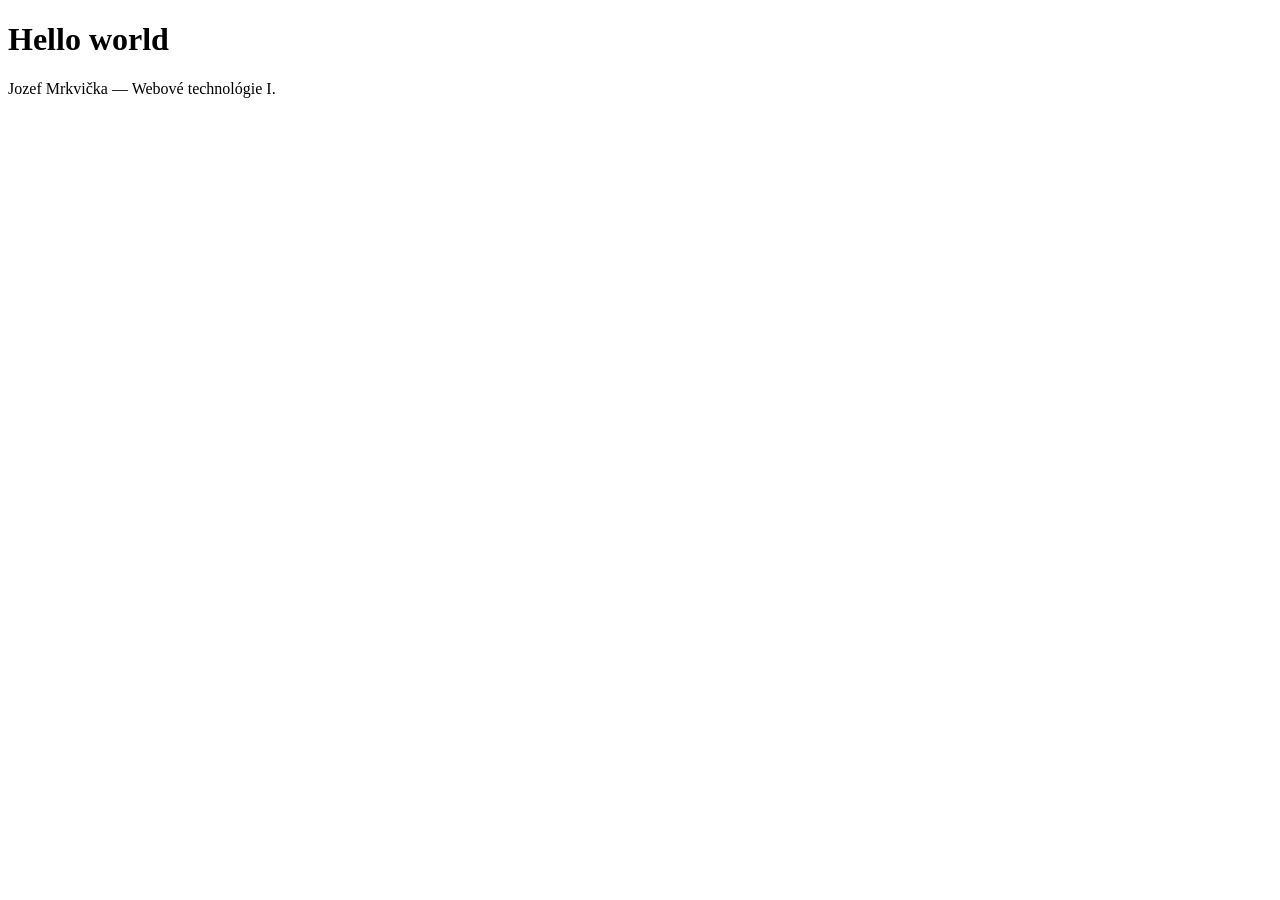
<file: index.html>
<!DOCTYPE html>
<html lang="sk">
  <head>
    <meta charset="UTF-8" />
    <meta name="viewport" content="width=device-width, initial-scale=1.0" />
    <title>Hello world</title>
  </head>
  <body>
    <h1>Hello world</h1>
    <p>Jozef Mrkvička — Webové technológie I.</p>
  </body>
</html>
</file>
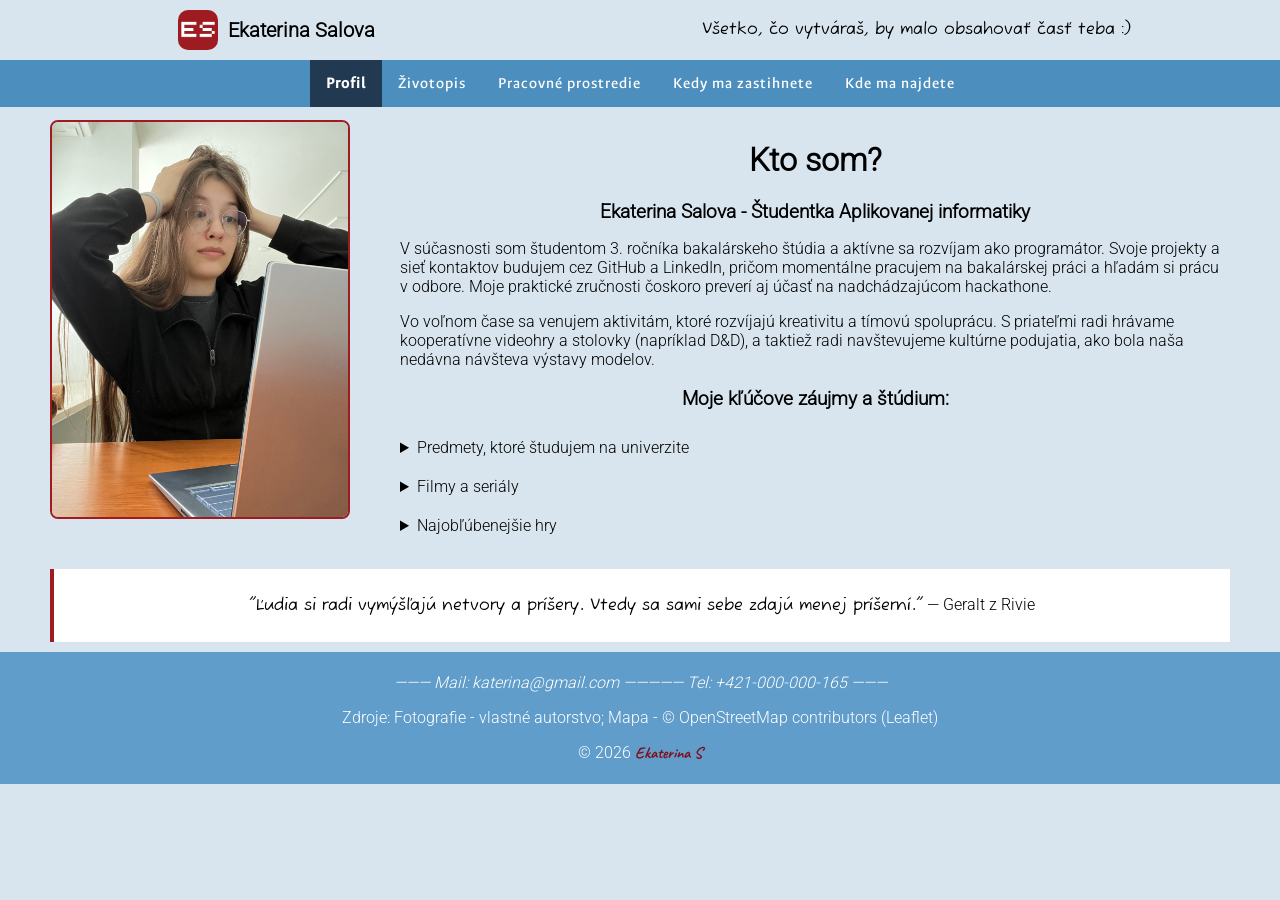
<file: Z1_Salova/index.html>
<!DOCTYPE html>
<html lang="sk">
<head>
    <meta charset="UTF-8">
    <meta name="description" content="Osobná stranka študenta FEI STU. Zoznam absolvovaných predmetov a záľuby">
    <meta name="viewport" content="width=device-width, initial-scale=1.0">

    <title>Profil</title>
    <meta property="og:title" content="Môj profil - Ekaterina Salova">
    <meta property="og:description" content="Osobná stranka študenta FEI STU. Zoznam absolvovaných predmetov a záľuby">
    <meta property="og:image" content="https://webte1.fei.stuba.sk/~xsalova/Z1_Salova/favicon.png">

    <link rel="icon" href="favicon.png" type="image/png">

    <link rel="stylesheet" href="css/styles.css">
</head>

<body>
    <header>
        <a style="min-width: 20vw;"><img id="logo" src="favicon.png" alt="Logo">
        <h1>Ekaterina Salova</h1></a>
        <p style="min-width: 20vw;">Všetko, čo vytváraš, by malo obsahovať časť teba :)</p>
    </header>

    <button id="toggle">☰</button>
    <nav>
        <ul>
            <li id="actual"><b><a href="index.html">Profil</a></b></li>
            <li><a href="pages/cv.html">Životopis</a></li>
            <li><a href="pages/workspace.html">Pracovné prostredie</a></li>
            <li><a href="pages/schedule.html">Kedy ma zastihnete</a></li>
            <li><a href="pages/map.html">Kde ma najdete</a></li>
        </ul>
    </nav>

    <main>
        <img class="photo my-photo" alt="Moje foto" width="300" height="300" loading="lazy" src="img/profil_photo.jpg">

        <h1>Kto som?</h1>
        <h2>Ekaterina Salova - Študentka Aplikovanej informatiky</h2>

        <p>V súčasnosti som študentom 3. ročníka bakalárskeho štúdia a aktívne sa rozvíjam ako programátor. Svoje projekty a sieť kontaktov budujem cez GitHub a LinkedIn, pričom momentálne pracujem na bakalárskej práci a hľadám si prácu v odbore. Moje praktické zručnosti čoskoro preverí aj účasť na nadchádzajúcom hackathone.</p>
  
        <p>Vo voľnom čase sa venujem aktivitám, ktoré rozvíjajú kreativitu a tímovú spoluprácu. S priateľmi radi hrávame kooperatívne videohry a stolovky (napríklad D&D), a taktiež radi navštevujeme kultúrne podujatia, ako bola naša nedávna návšteva výstavy modelov.</p>


        <h3>Moje kľúčove záujmy a štúdium:</h3>
        <ul>
            <li>
                <details>
                    <summary>Predmety, ktoré študujem na univerzite</summary>
                    <ul>
                        <li><strong>Lineárna algebra 2</strong> - pokročilé matice, konečné polia a kvadratické formy.</li>
                        <li><strong>Webové technológie 1</strong> - tvorba moderných webov a klientskych aplikácií v HTML, CSS a JS.</li>
                        <li><strong>Bakalársky projekt 1</strong> - samostatná analýza a návrh riešenia pre záverečný projekt.</li>
                        <li><strong>Telesná kultúra 5</strong> - rozvoj fyzickej kondície a zdravého životného štýlu na cvičeniach pilatesu.</li>
                    </ul>
                </details>
            </li>
            <li>
                <details>
                    <summary>Filmy a seriály</summary>
                    <ul>
                        <li><strong>Bullet Train:</strong> Jediný film za posledné roky, ktorý si ma úplne získal. Je v ňom všetko – skvelí herci, detektívka, humor, akcia a výborný koniec.</li>
                        <li><strong>Sherlock (BBC):</strong> Úžasná moderná interpretácia detektívok Arthura Conana Doyla. Fascinuje ma najmä chémia medzi postavami, ktoré sa postupne stanú skutočnou rodinou.</li>
                        <li><strong>Hore periskop! (Down Periscope):</strong> Nečakané odporúčanie od otca sa zmenilo na skvelo strávený večer a následné hľadanie podobných filmov.</li>
                        <li><strong>Strážcovia Galaxie 3:</strong> Neuveriteľne vyčnieva zo šablóny bežných superhrdinských filmov. Otvára veľmi dôležitú tému pokusov na zvieratách. Dojal ma k slzám, je veľmi smutný a asi nenájdem odvahu pozrieť si ho znova.</li>
                    </ul>
                </details>
            </li>

            <li>
                <details>
                    <summary>Najobľúbenejšie hry</summary>
                    <ul>
                        <li><strong>S.T.A.L.K.E.R. 2:</strong> Do tejto hry som sa zamilovala už po prvých úlohách. Aj keď je mapa obrovská, lokácie sa prechádzajú s radosťou – výborné dialógy, dabing, občas neobvyklé úlohy a, samozrejme, neznámo.</li>
                        <li><strong>The Witcher 3: Wild Hunt:</strong> Hra, ktorá by mala byť základným vstupom do herného sveta. Štúdio vytvorilo čarovné dielo so slovanskou mytológiou, monštrami a Klepnou (Roach).</li>
                        <li><strong>Cyberpunk 2077:</strong> Hra od rovnakého štúdia. Okrem toho, aká je skvelá, si ma získal aj prístup vývojárov. Keď mala hra po vydaní veľa chýb a čelila kritike, nevzdali to, nehodili projekt do zásuvky, ale roky pracovali na vylepšeniach a opravách. Nakoniec vytvorili ďalšie majstrovské dielo.</li>
                        <li><strong>Hollow Knight:</strong> Nádherná 2D skákačka, ktorá očarí od prvej sekundy. Príjemný dizajn, hlavolamy, parkour, súboje s bossmi a skvelá atmosféra.</li>
                    </ul>
                </details>
            </li>
        </ul>

        <aside>
            <p><span>"Ľudia si radi vymýšľajú netvory a príšery. Vtedy sa sami sebe zdajú menej príšerní."</span> — Geralt z Rivie</p>
        </aside>

    </main>

    <footer>
        <address>
            <p>——— <a href="mailto:katerina@gmail.com">Mail: katerina@gmail.com</a> —————
                <a href="tel:+421000000165">Tel: +421-000-000-165</a> ———</p>
        </address>
        <p>Zdroje: Fotografie - vlastné autorstvo; Mapa - &copy; <a href="https://www.openstreetmap.org/copyright" target="_blank" rel="noopener">OpenStreetMap</a> 
        contributors (<a href="https://leafletjs.com/" target="_blank" rel="noopener">Leaflet</a>)
        </p>
        <p>&copy; 2026 <a class="linkedin" href="https://www.linkedin.com/in/ekaterina-salova-3402763aa/" target="_blank">Ekaterina S</a></p>
    </footer>

    <script src="js/script.js"></script>


</body>
</html>
</file>
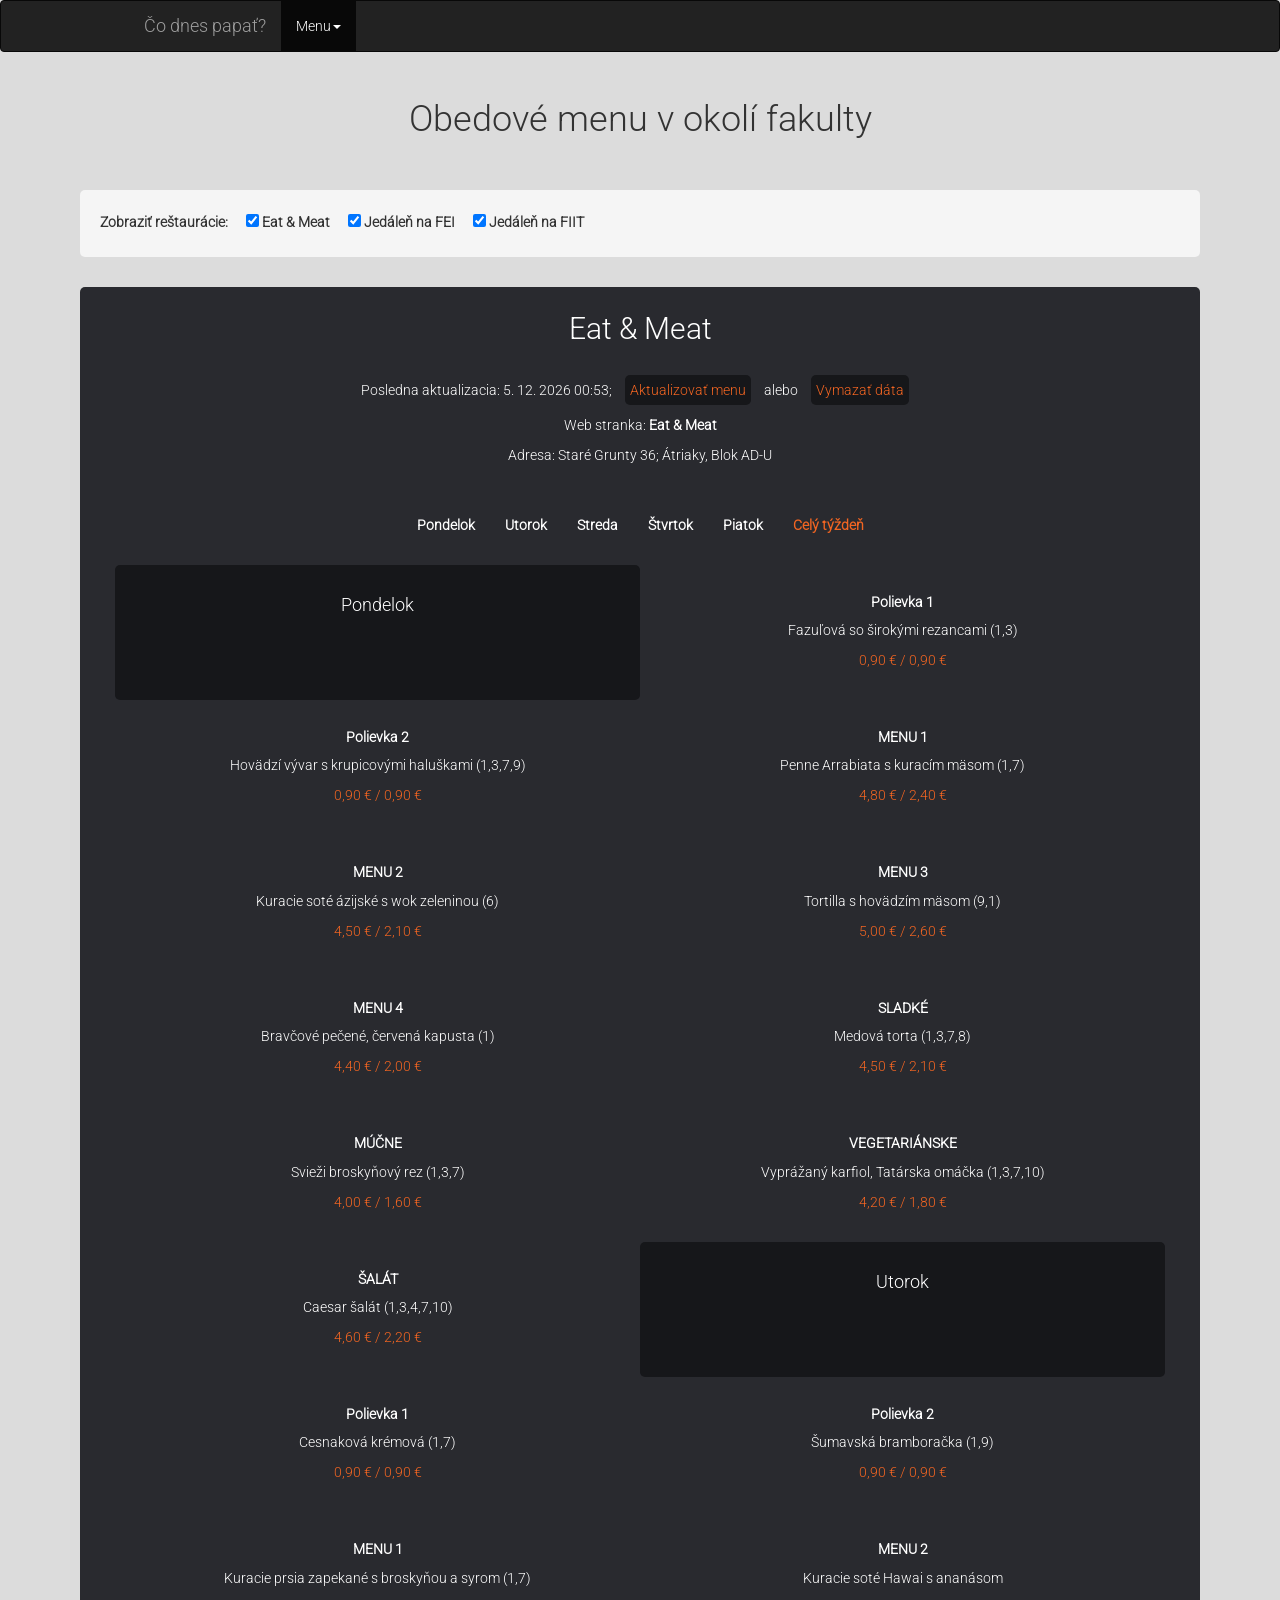
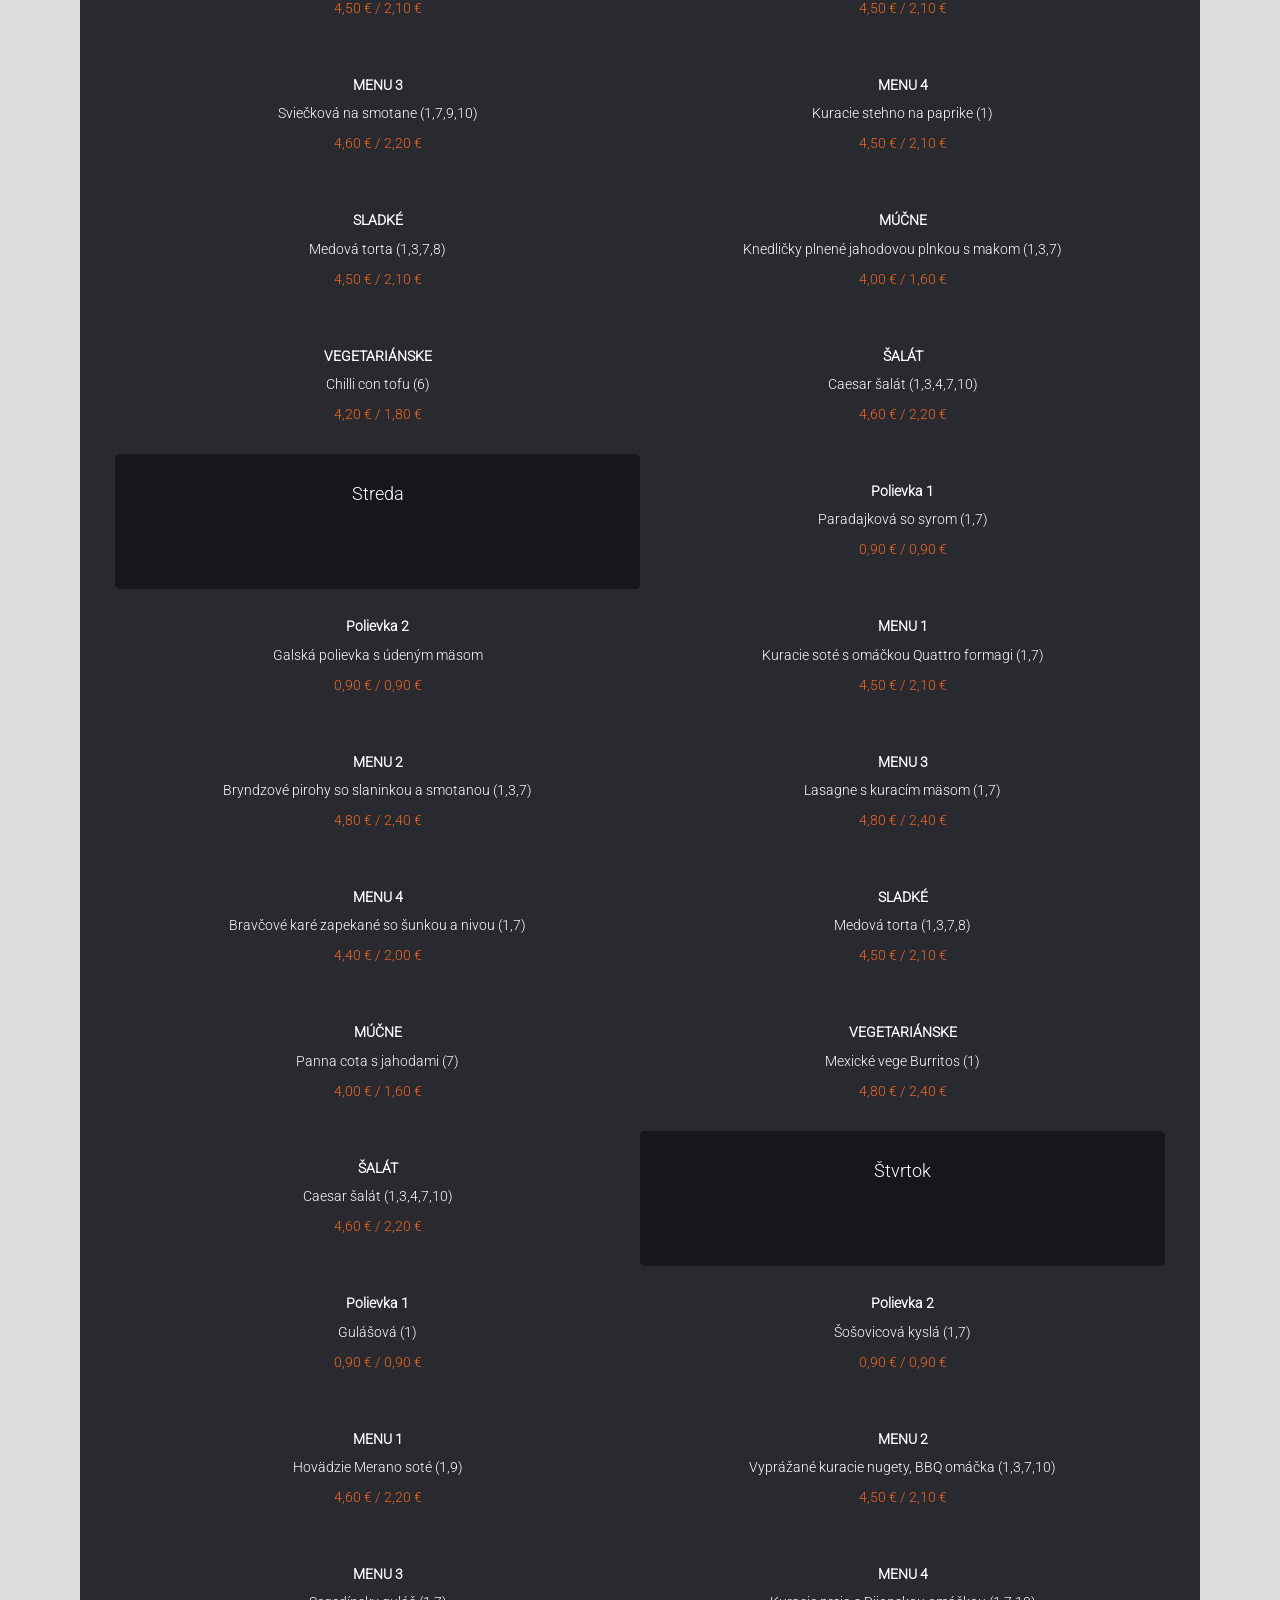
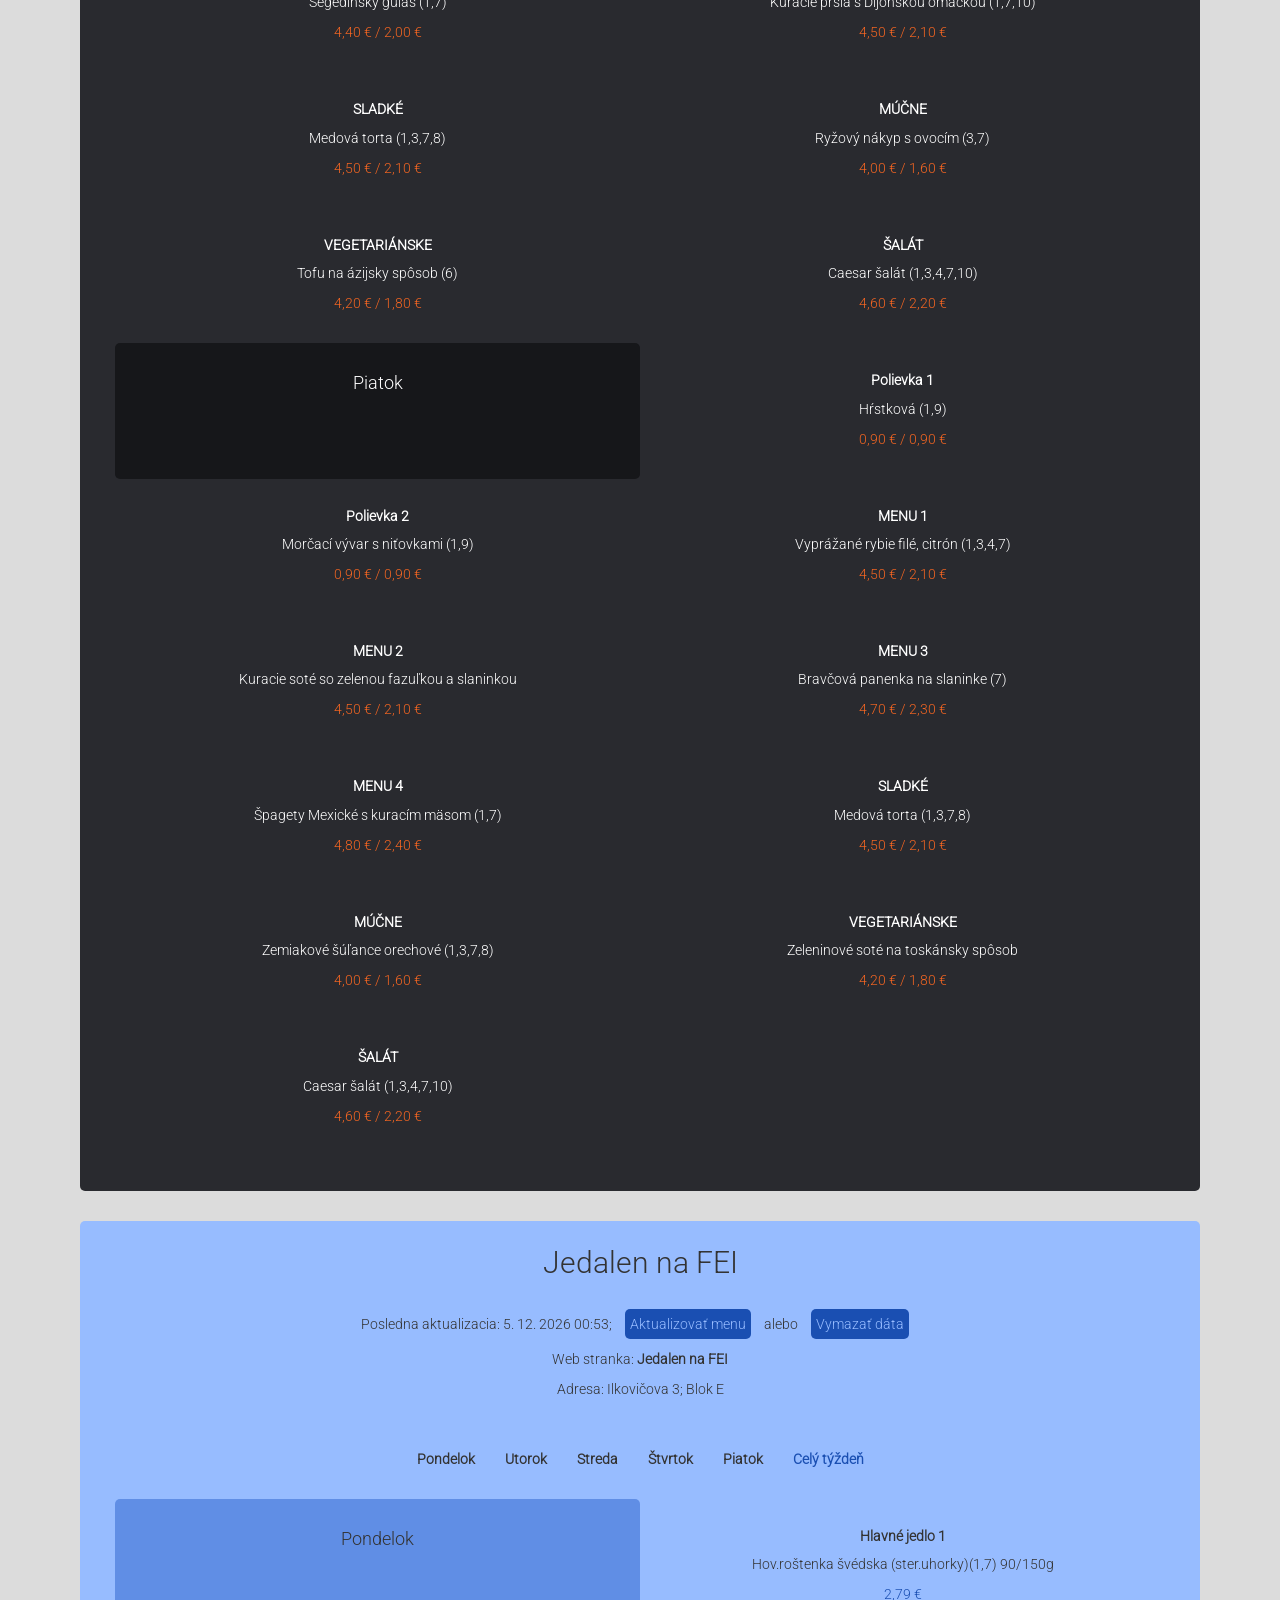
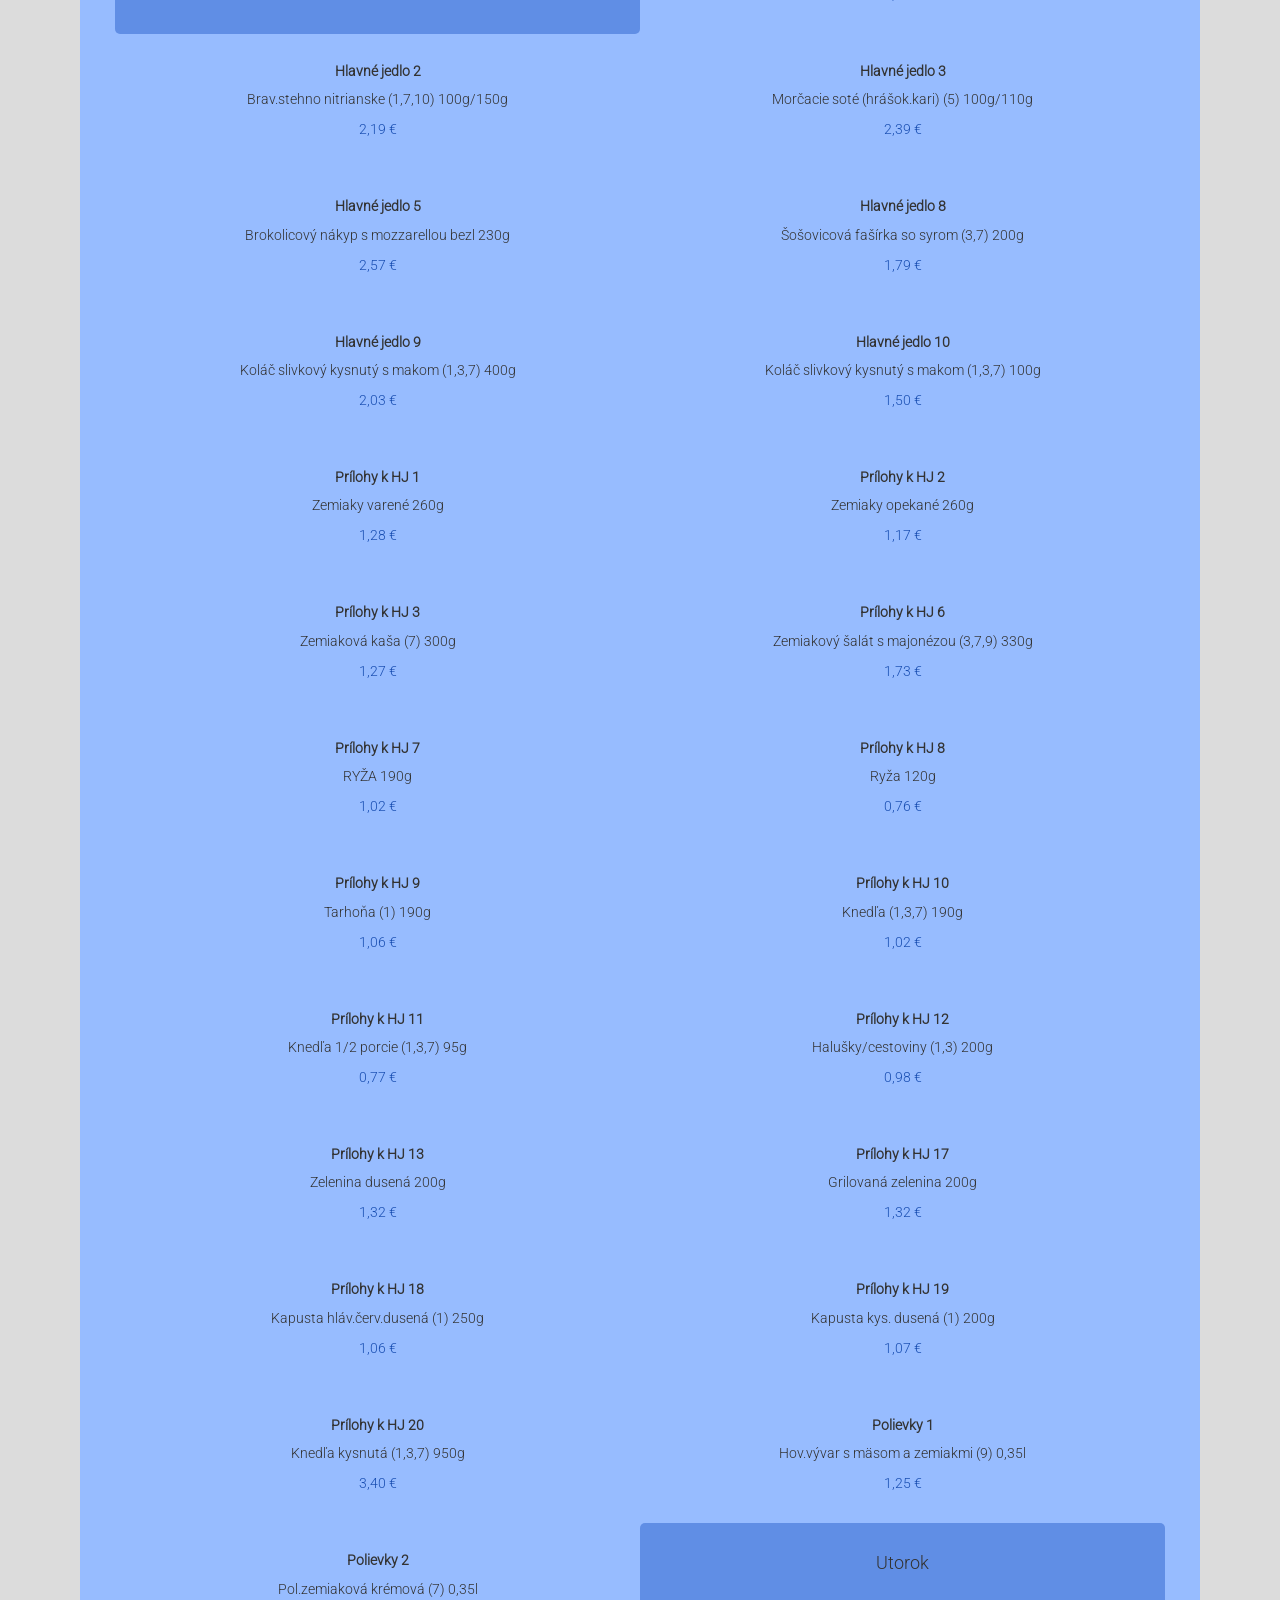
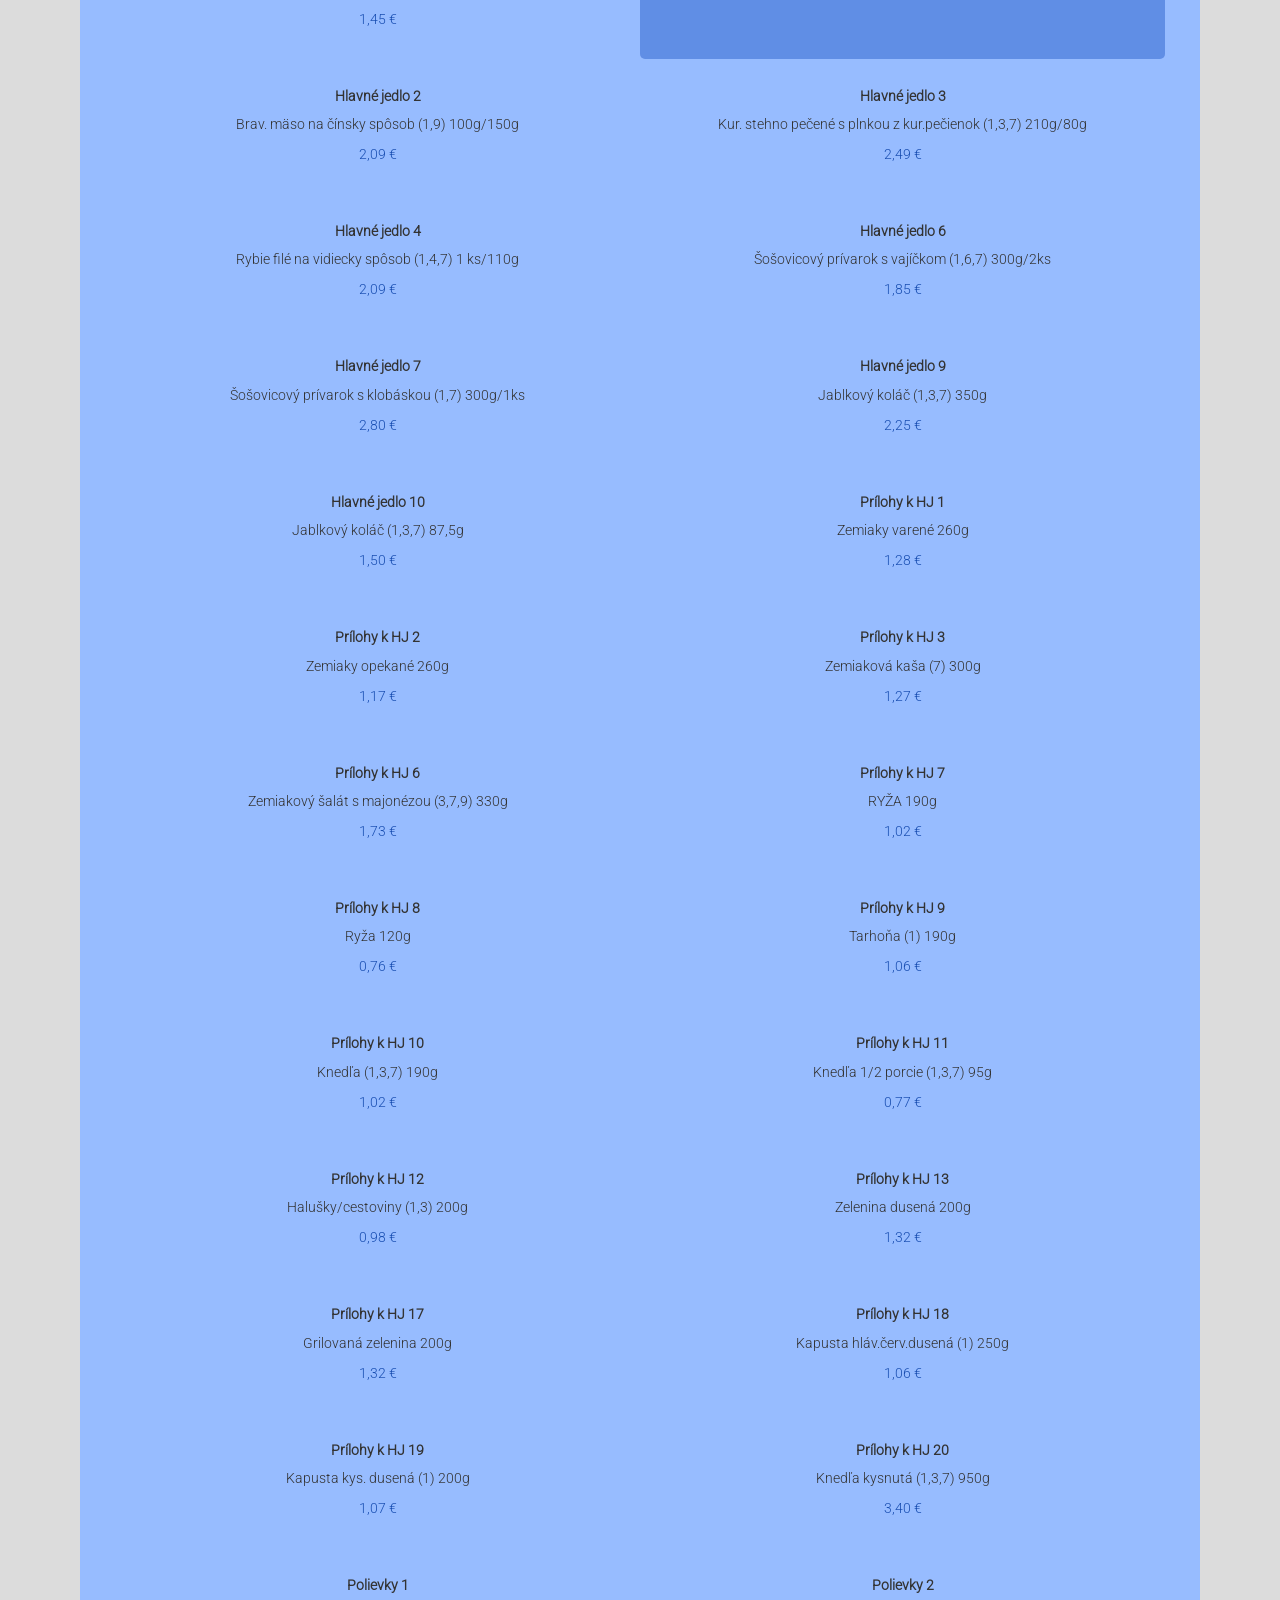
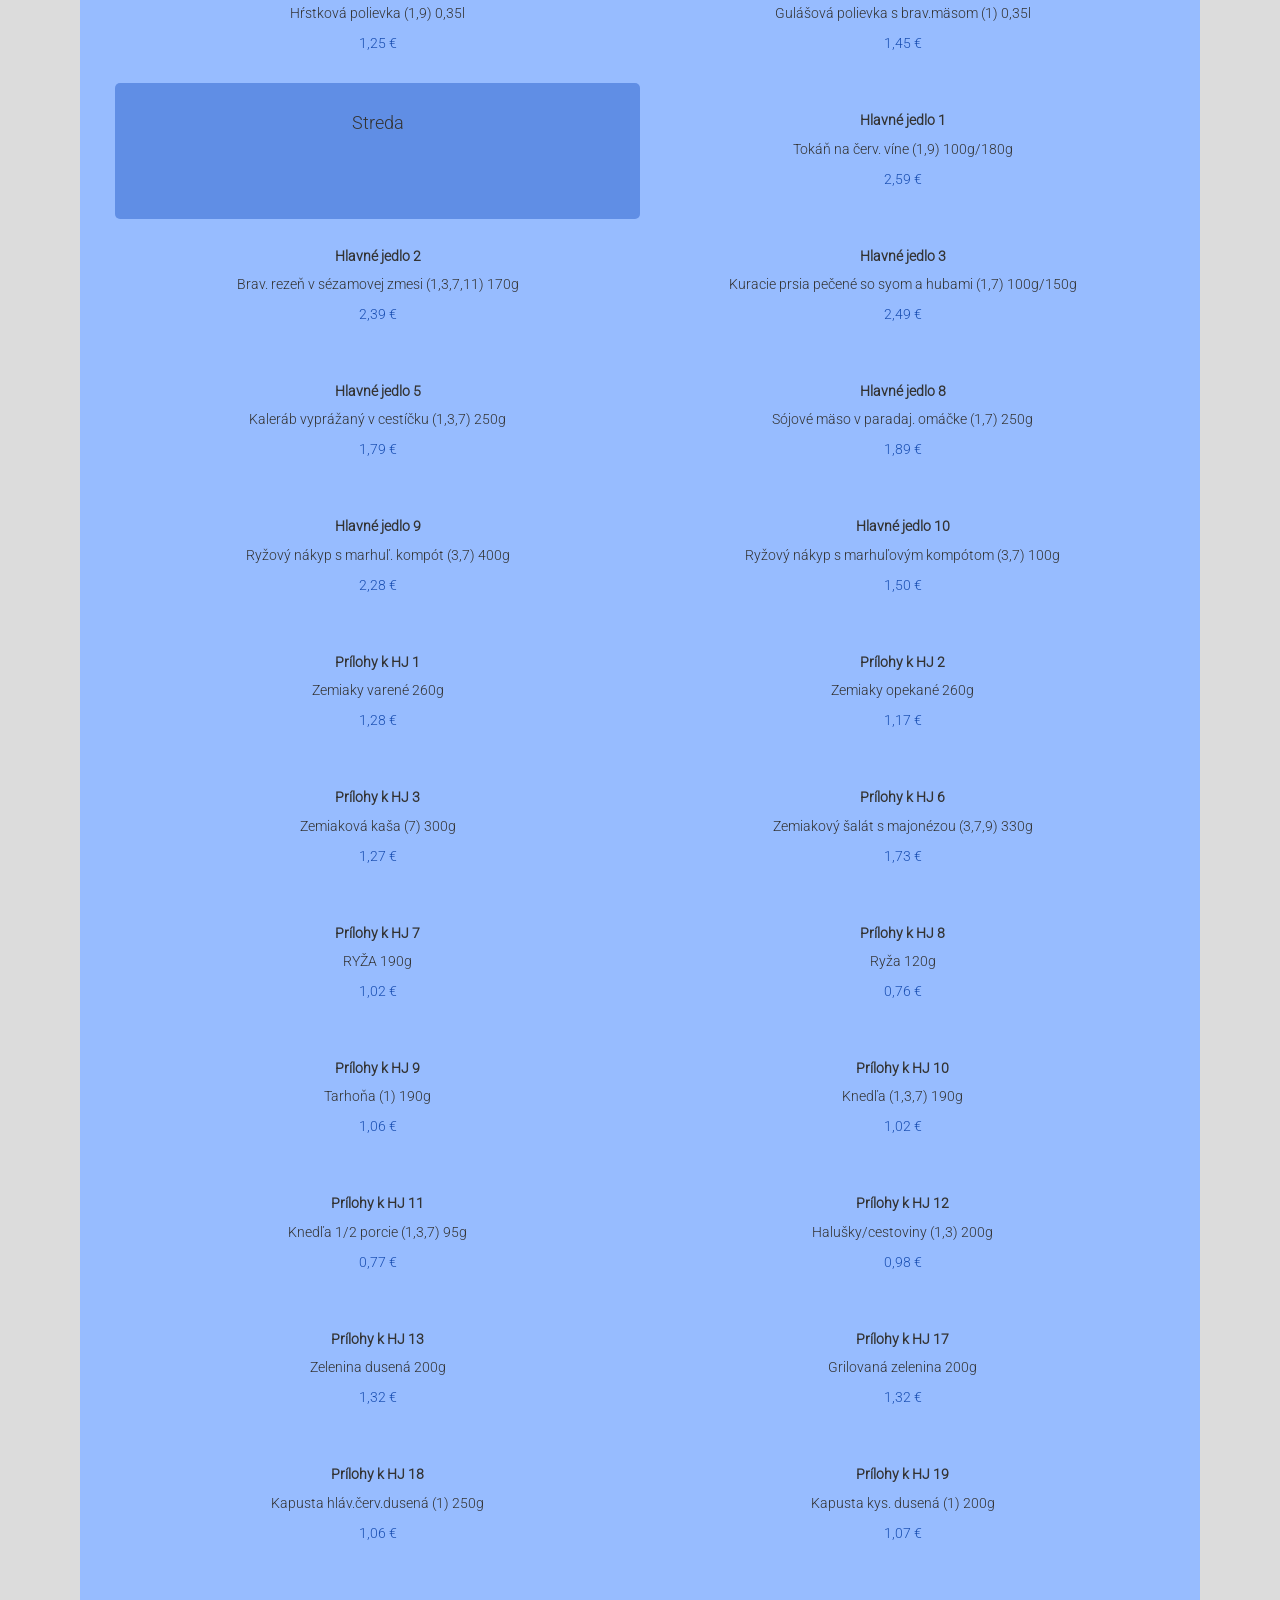
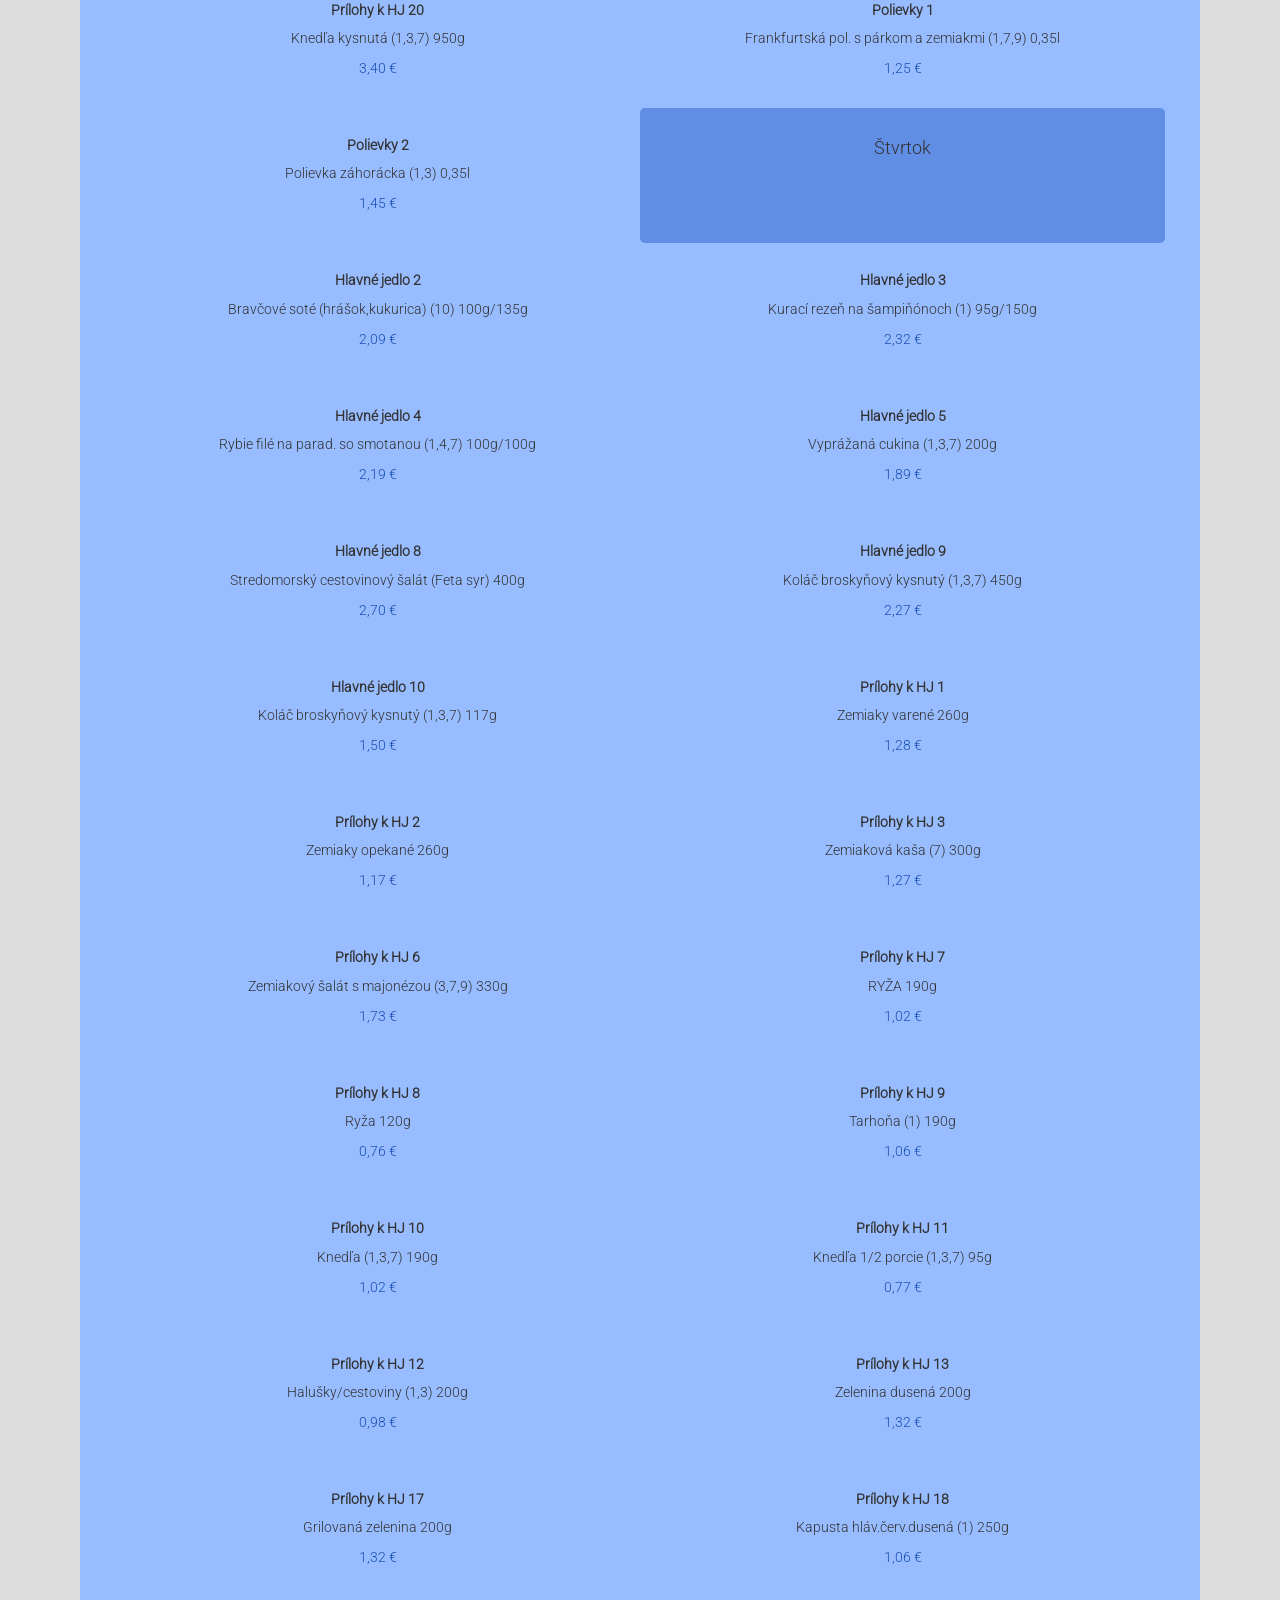
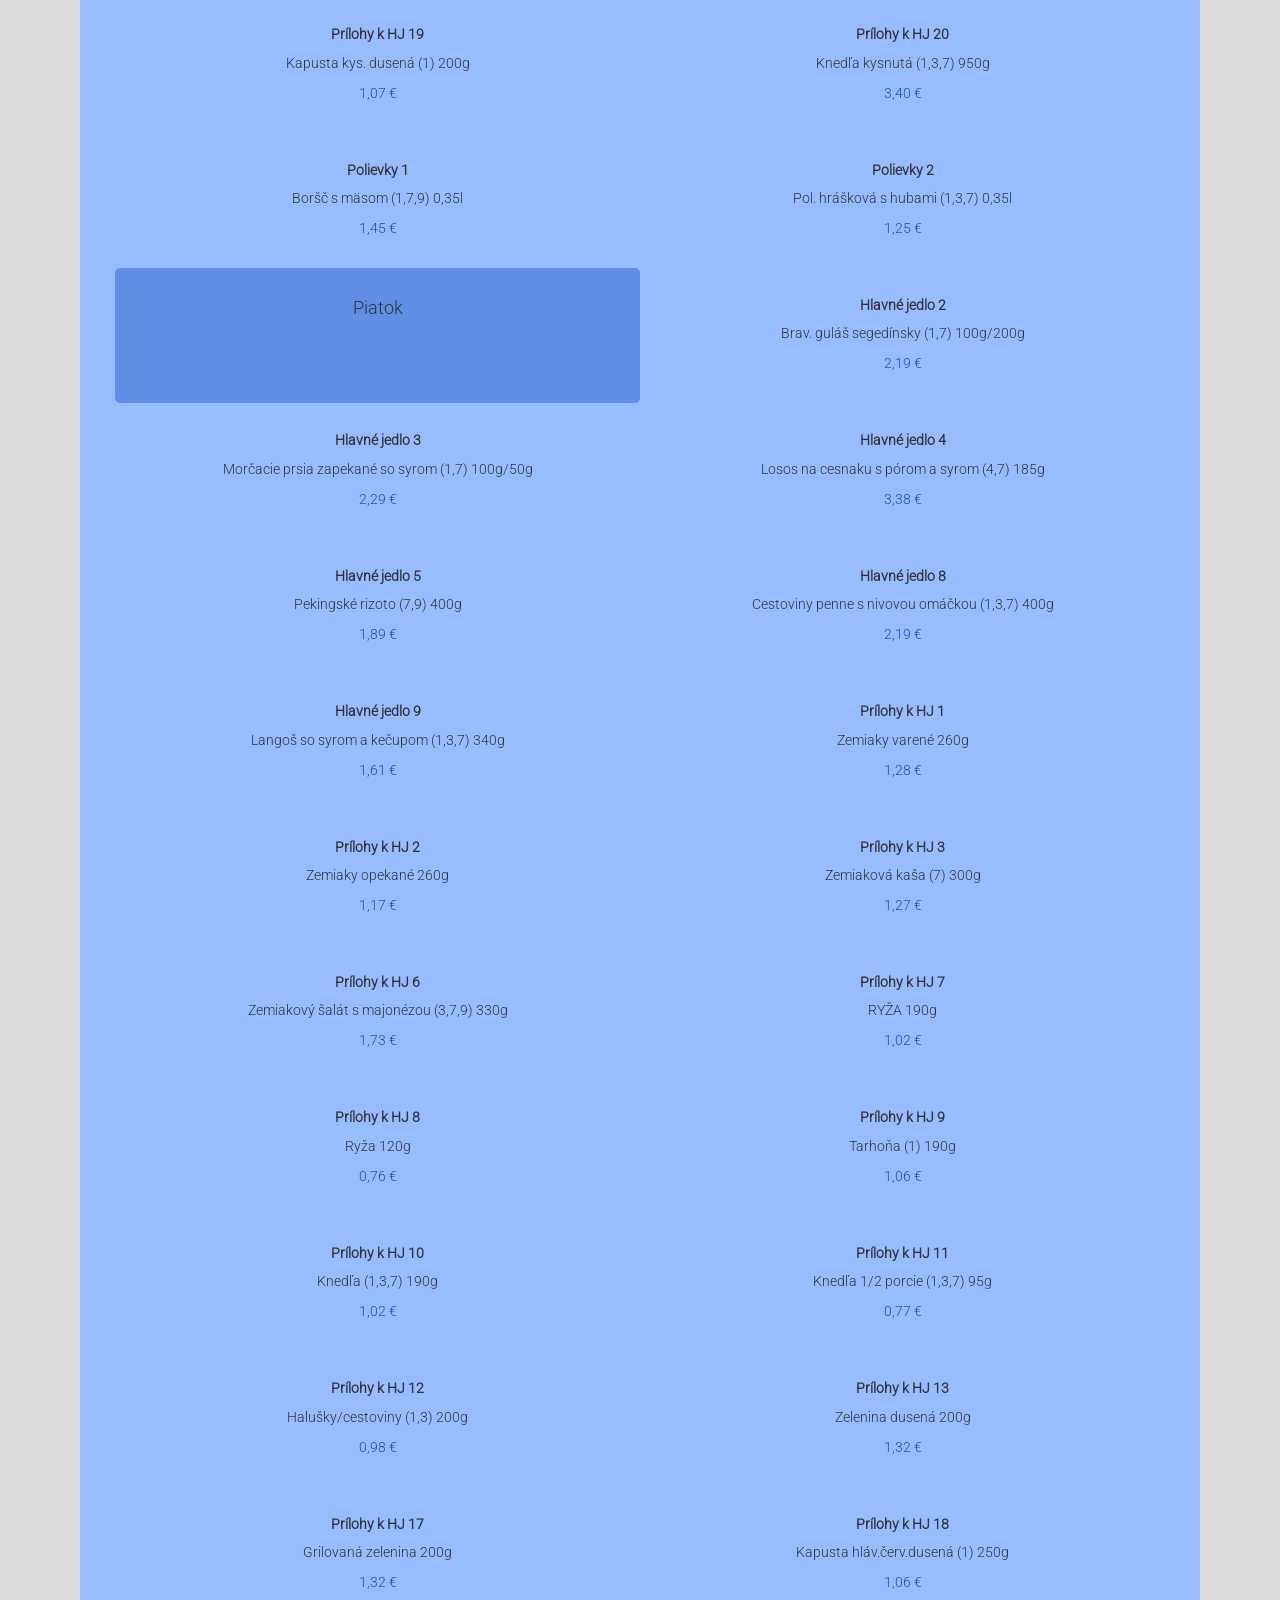
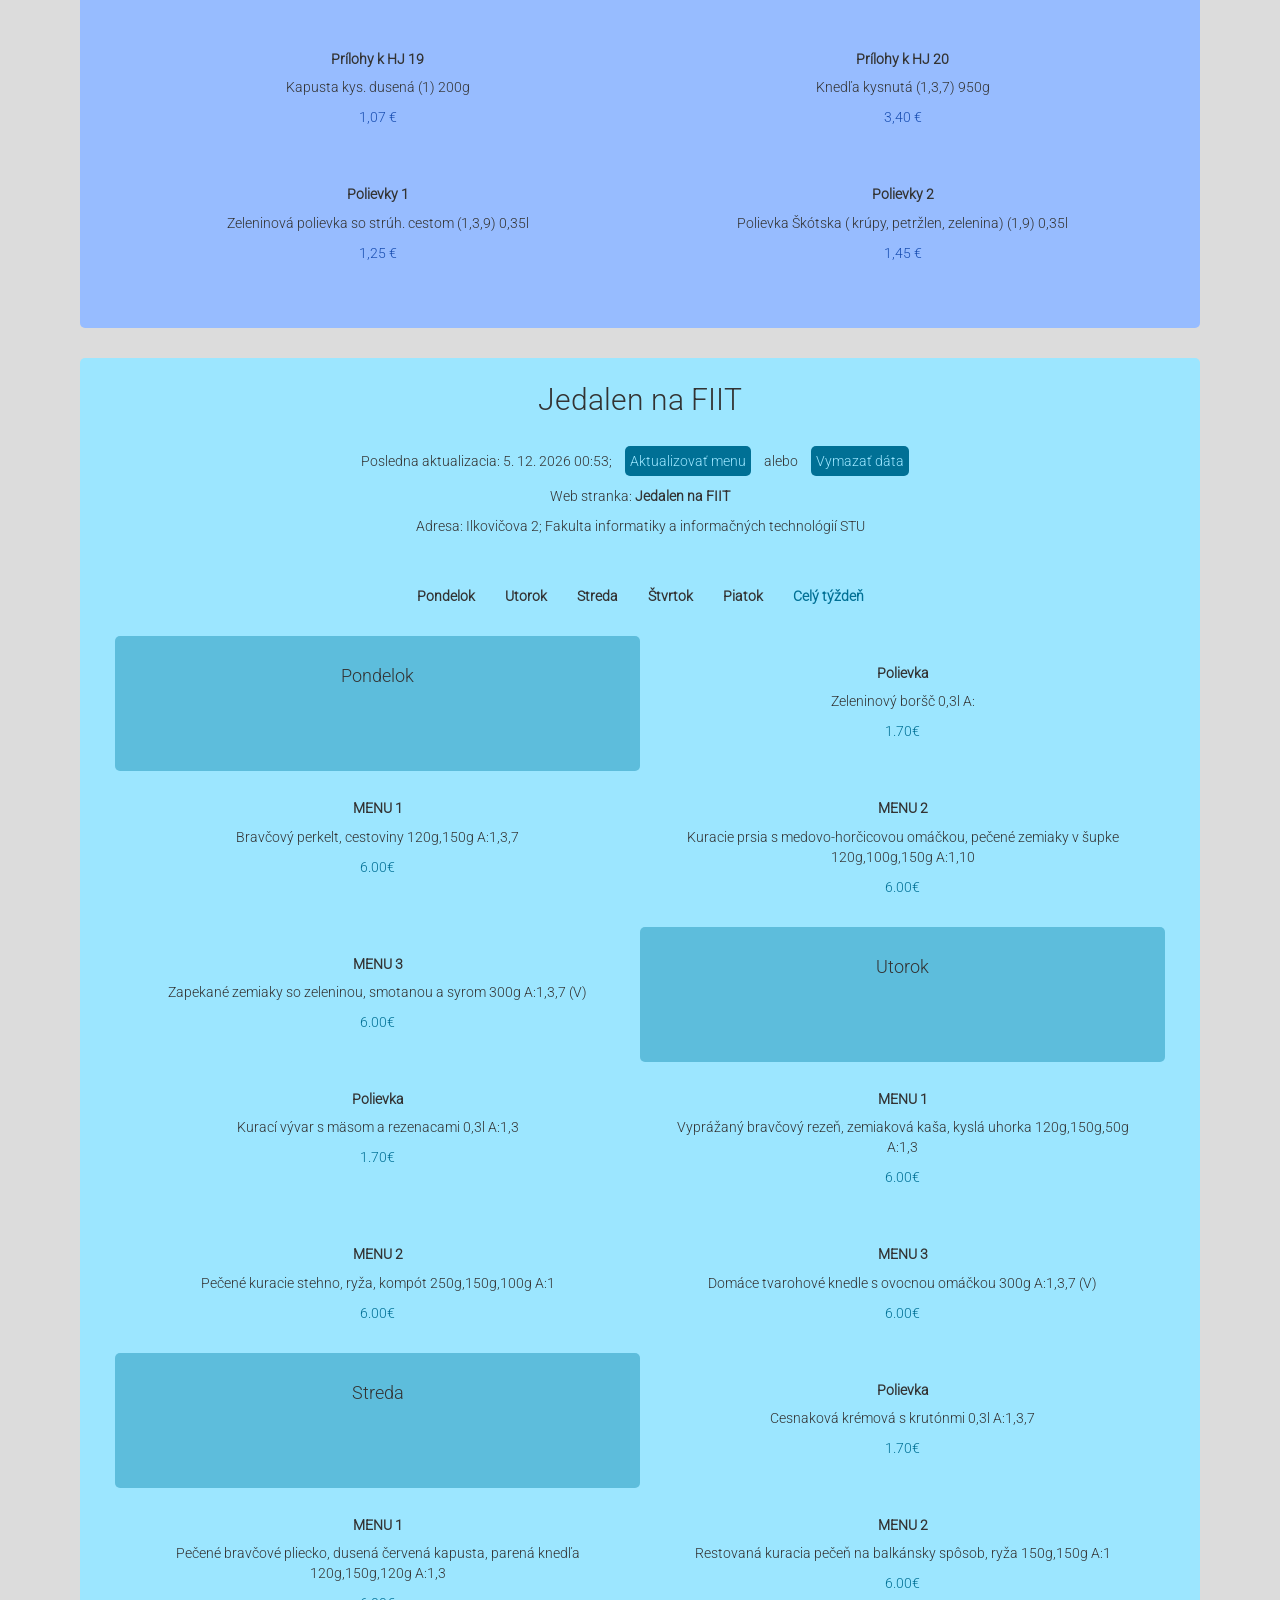
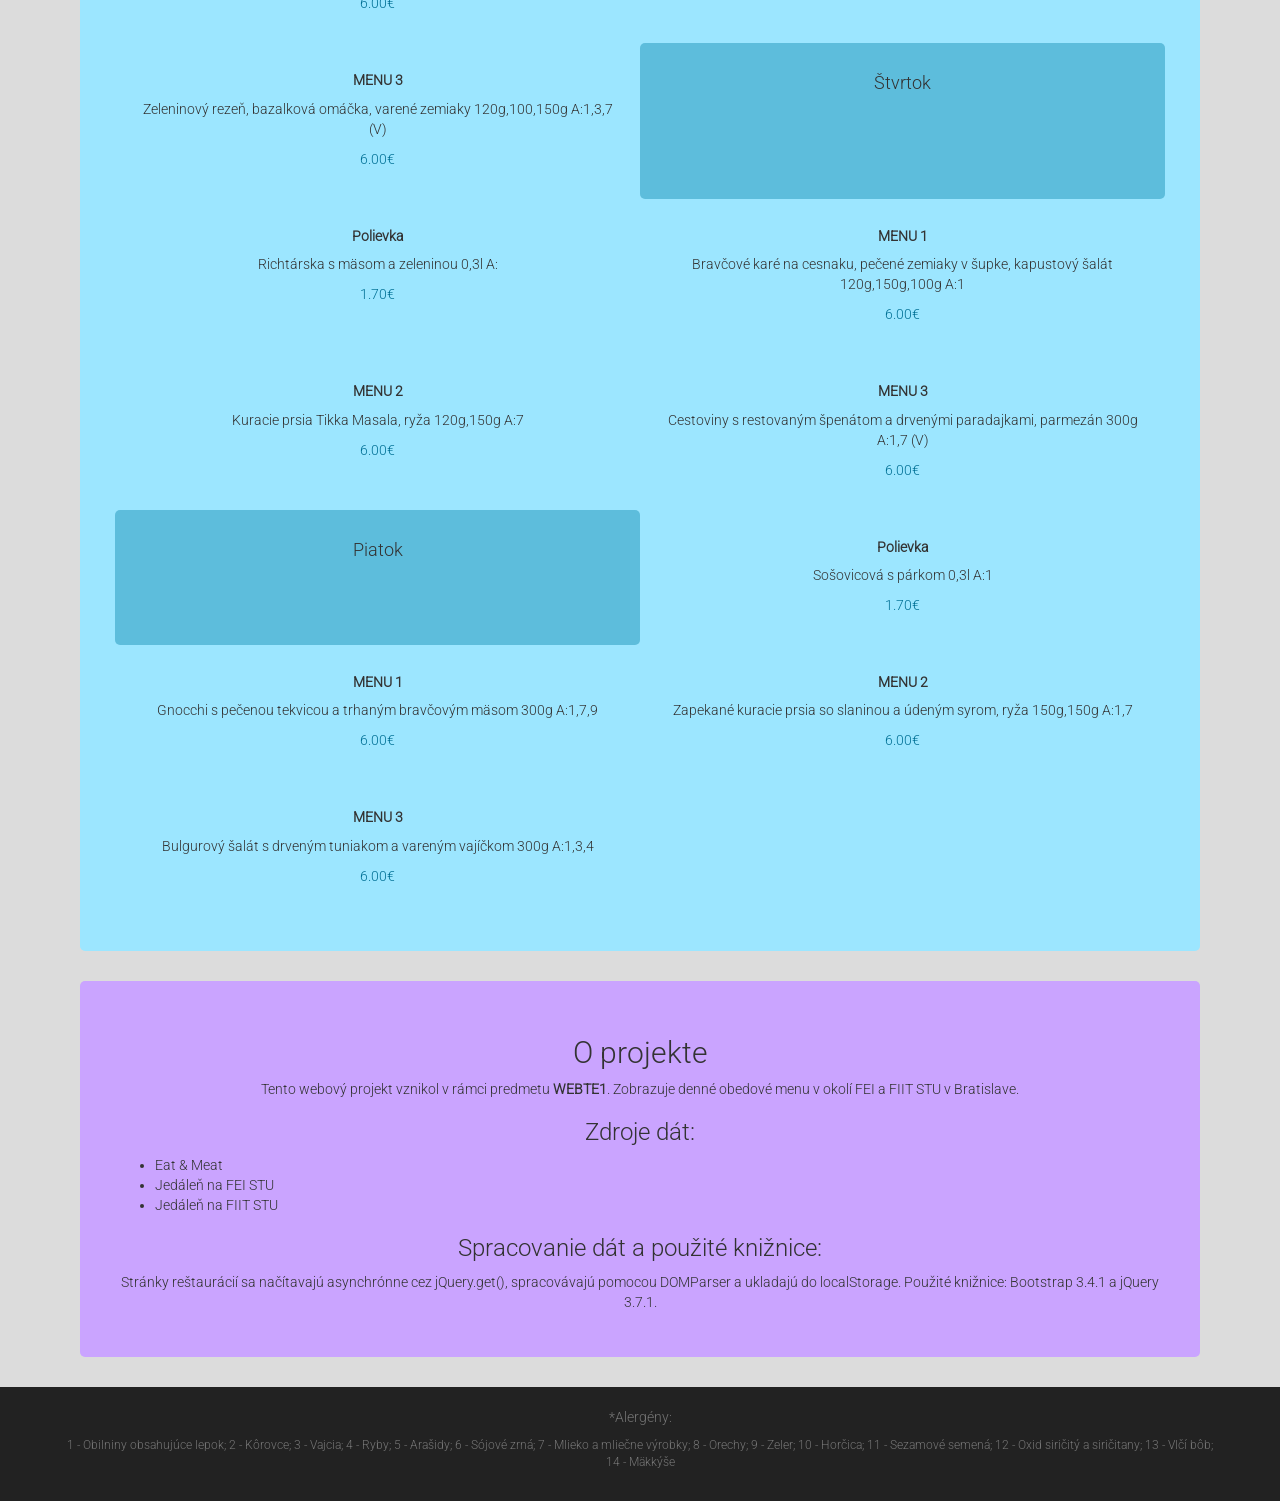
<file: Z2_Salova/index.html>
<!DOCTYPE html>
<html lang="sk">
<head>
    <meta charset="UTF-8">
    <meta name="description" content="Prehľad denného obedového menu v reštauráciách a jedálňach v okolí FEI a FIIT STU.">
    <meta name="viewport" content="width=device-width, initial-scale=1.0">

    <link rel="stylesheet" href="https://maxcdn.bootstrapcdn.com/bootstrap/3.4.1/css/bootstrap.min.css">
    <script src="https://ajax.googleapis.com/ajax/libs/jquery/3.7.1/jquery.min.js"></script>
    <script src="https://maxcdn.bootstrapcdn.com/bootstrap/3.4.1/js/bootstrap.min.js"></script>

    <title>Obedové menu v okolí fakulty</title>
    <meta property="og:title" content="Obedové menu v okolí fakulty">
    <meta property="og:description" content="Denné menu Eat & Meat, Jedáleň FEI a Jedáleň FIIT na jednom mieste.">
    <meta property="og:image" content="favicon.png">

    <link rel="icon" href="favicon.png" type="image/png">
    <link rel="stylesheet" href="css/styles.css">
</head>

<body>
    <header>
        <nav class="navbar navbar-inverse">
            <div class="container-fluid">
                <div class="navbar-header">
                    <button type="button" class="navbar-toggle" data-toggle="collapse" data-target="#myNavbar">
                        <span class="icon-bar"></span>
                        <span class="icon-bar"></span>
                        <span class="icon-bar"></span>  
                        <span class="icon-bar"></span>                       
                    </button>
                    <a class="navbar-brand" href="index.html">Čo dnes papať?</a>
                </div>
                <div class="collapse navbar-collapse" id="myNavbar">
                    <ul class="nav navbar-nav">
                        <li class="active dropdown">
                            <a class="dropdown-toggle" data-toggle="dropdown" href="index.html">Menu<span class="caret"></span></a>
                            <ul class="dropdown-menu">
                                <li><a href="#eat-meat">Eat&Meat</a></li>
                                <li><a href="#fei">Jedalen na FEI</a></li>
                                <li><a href="#fiit">Jedalen na FIIT</a></li>
                                <li><a href="#project">O projekte</a></li>
                            </ul>
                        </li>
                    </ul>
                </div>
            </div>
        </nav>
    </header>

    <main class="container">
        <h1>Obedové menu v okolí fakulty</h1>

        <div class="restaurant-filters">
            <strong>Zobraziť reštaurácie:</strong>
            <label style="margin-left: 15px; cursor: pointer;">
                <input type="checkbox" id="filter-eat-meat" checked> Eat & Meat
            </label>
            <label style="margin-left: 15px; cursor: pointer;">
                <input type="checkbox" id="filter-fei" checked> Jedáleň na FEI
            </label>
            <label style="margin-left: 15px; cursor: pointer;">
                <input type="checkbox" id="filter-fiit" checked> Jedáleň na FIIT
            </label>
        </div>

        <!-- Indikátor načítavania -->
        <div id="loading-spinner" style="display: none; margin: 15px 0; font-weight: bold; color: #337ab7;">
            Načítavam a spracovávam menu...
        </div>

        <section id="eat-meat">
            <h2>Eat & Meat</h2>
            <br>
            <p>
                Posledna aktualizacia: <time class="refresh-time">00:00</time>;
                <button class="refresh-btn">Aktualizovať menu</button>
                alebo
                <button class="delete-btn">Vymazať dáta</button>
            </p>
            <p>
                Web stranka: <a href="https://eatandmeet.sk/" target="_blank">Eat & Meat</a>
            </p>
            <p>
                Adresa: Staré Grunty 36; Átriaky, Blok AD-U
            </p>
            <br><br>
            <ul class="menu-day">
                <li><a href="#day-1">Pondelok</a></li>
                <li><a href="#day-2">Utorok</a></li>
                <li><a href="#day-3">Streda</a></li>
                <li><a href="#day-4">Štvrtok</a></li>
                <li><a href="#day-5">Piatok</a></li>
                <li><a href="#day-6">Celý týždeň</a></li>
            </ul>
            <ul id="menu-restaurant-1"></ul>
        </section>

        <section id="fei">
            <h2>Jedalen na FEI</h2>
            <br>
            <p>
                Posledna aktualizacia: <time class="refresh-time">00:00</time>;
                <button class="refresh-btn">Aktualizovať menu</button>
                alebo
                <button class="delete-btn">Vymazať dáta</button>
            </p>
            <p>
                Web stranka: <a href="https://www.jedalen.stuba.sk/webkredit/Ordering/Menu" target="_blank">Jedalen na FEI</a>
            </p>
            <p>
                Adresa: Ilkovičova 3; Blok E
            </p>
            <br><br>
            <ul class="menu-day">
                <li><a href="#day-1">Pondelok</a></li>
                <li><a href="#day-2">Utorok</a></li>
                <li><a href="#day-3">Streda</a></li>
                <li><a href="#day-4">Štvrtok</a></li>
                <li><a href="#day-5">Piatok</a></li>
                <li><a href="#day-6">Celý týždeň</a></li>
            </ul>
            <ul id="menu-restaurant-2"></ul>
        </section>

        <section id="fiit">
            <h2>Jedalen na FIIT</h2>
            <br>
            <p>
                Posledna aktualizacia: <time class="refresh-time">00:00</time>;
                <button class="refresh-btn">Aktualizovať menu</button>
                alebo
                <button class="delete-btn">Vymazať dáta</button>
            </p>
            <p>
                Web stranka: <a href="http://www.freefood.sk/" target="_blank">Jedalen na FIIT</a>
            </p>
            <p>
                Adresa: Ilkovičova 2; Fakulta informatiky a informačných technológií STU
            </p>
            <br><br>
            <ul class="menu-day">
                <li><a href="#day-1">Pondelok</a></li>
                <li><a href="#day-2">Utorok</a></li>
                <li><a href="#day-3">Streda</a></li>
                <li><a href="#day-4">Štvrtok</a></li>
                <li><a href="#day-5">Piatok</a></li>
                <li><a href="#day-6">Celý týždeň</a></li>
            </ul>
            <ul id="menu-restaurant-3"></ul>
        </section>

        <section id="project">
            <h2>O projekte</h2>
            <p>Tento webový projekt vznikol v rámci predmetu <strong>WEBTE1</strong>. Zobrazuje denné obedové menu v okolí FEI a FIIT STU v Bratislave.</p>
            <h3>Zdroje dát:</h3>
            <ul>
                <li><a href="https://eatandmeet.sk/" target="_blank">Eat & Meat</a></li>
                <li><a href="https://www.jedalen.stuba.sk/webkredit/Ordering/Menu" target="_blank">Jedáleň na FEI STU</a></li>
                <li><a href="http://www.freefood.sk/" target="_blank">Jedáleň na FIIT STU</a></li>
            </ul>
            <h3>Spracovanie dát a použité knižnice:</h3>
            <p>Stránky reštaurácií sa načítavajú asynchrónne cez jQuery.get(), spracovávajú pomocou DOMParser a ukladajú do localStorage. Použité knižnice: Bootstrap 3.4.1 a jQuery 3.7.1.</p>
        </section>

    </main>

    <footer>
        <p>*Alergény:</p>
        <p class="allergy">
            1 - Obilniny obsahujúce lepok; 
            2 - Kôrovce; 3 - Vajcia; 
            4 - Ryby; 5 - Arašidy; 
            6 - Sójové zrná; 7 - Mlieko a mliečne výrobky; 
            8 - Orechy; 9 - Zeler;
            10 - Horčica; 11 - Sezamové semená;
            12 - Oxid siričitý a siričitany;
            13 - Vlčí bôb; 14 - Mäkkýše
        </p>
    </footer>

    <script src="js/script.js"></script>
</body>
</html>
</file>
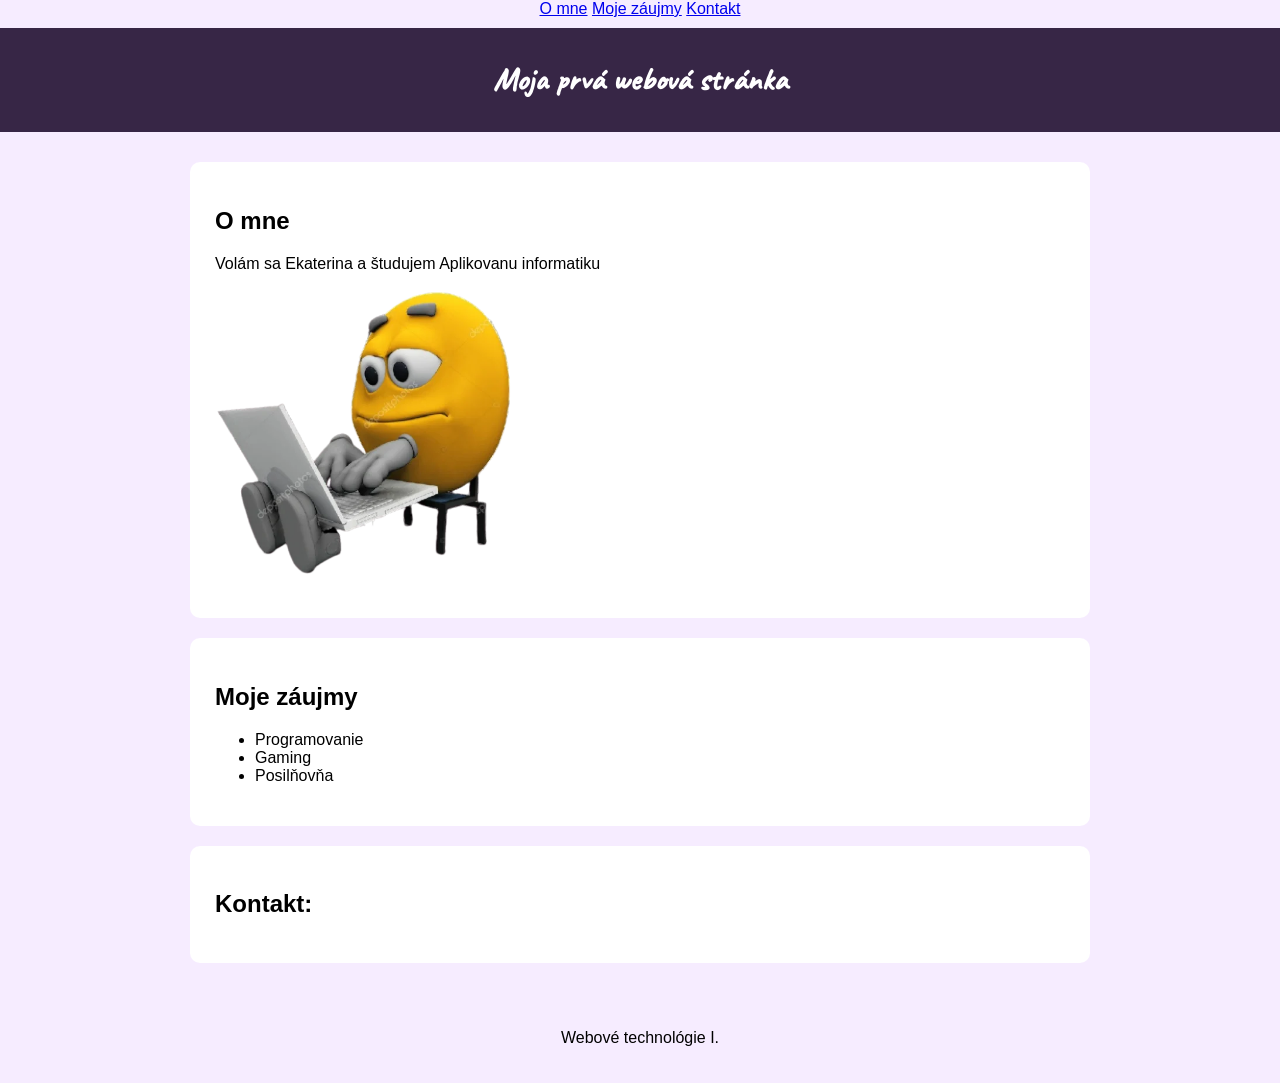
<file: zadanie2/index.html>
<!DOCTYPE html>
<html lang="sk">
<head>
    <meta charset="UTF-8">
    <meta name="viewport" content="width=device-width, initial-scale=1.0">

    <title>Moja stránka</title>

    <link rel="stylesheet" href="style.css">
</head>

<body>
    <nav>
        <a href="#omne">O mne</a>
        <a href="#zaujmy">Moje záujmy</a>
        <a href="#kontakt">Kontakt</a>
    </nav>

    <header>
        <h1>Moja prvá webová stránka</h1>
    </header>

    <main>

        <section id="omne">
            <h2>O mne</h2>

            <p>
                Volám sa Ekaterina a študujem Aplikovanu informatiku
            </p>

            <img src="obrazok.png" alt="Môj obrázok">
        </section>

        <section id="zaujmy">
            <h2>Moje záujmy</h2>

            <ul>
                <li>Programovanie</li>
                <li>Gaming</li>
                <li>Posilňovňa</li>
            </ul>
        </section>

        <section id="kontakt">
            <h2>Kontakt:</h2>

        </section>

    </main>

    <footer>
        <p>Webové technológie I.</p>
    </footer>

</body>
</html>
</file>
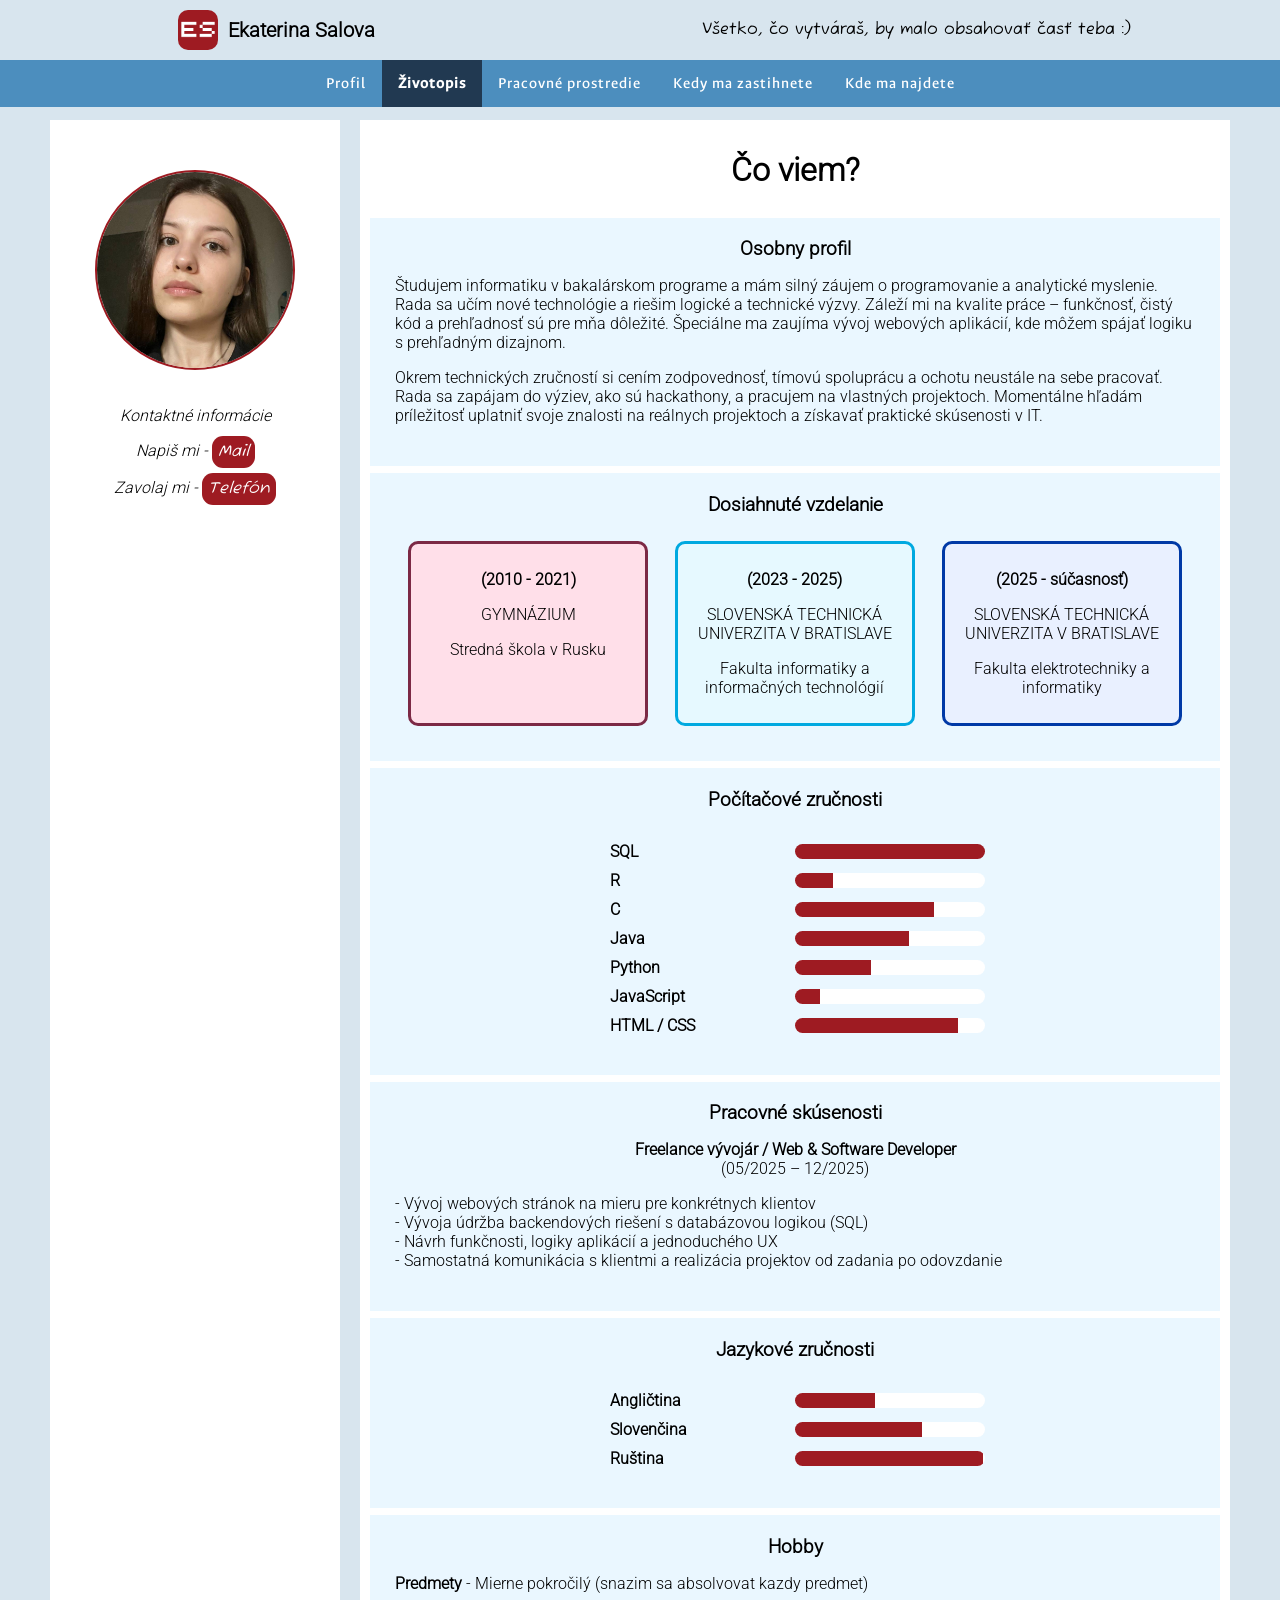
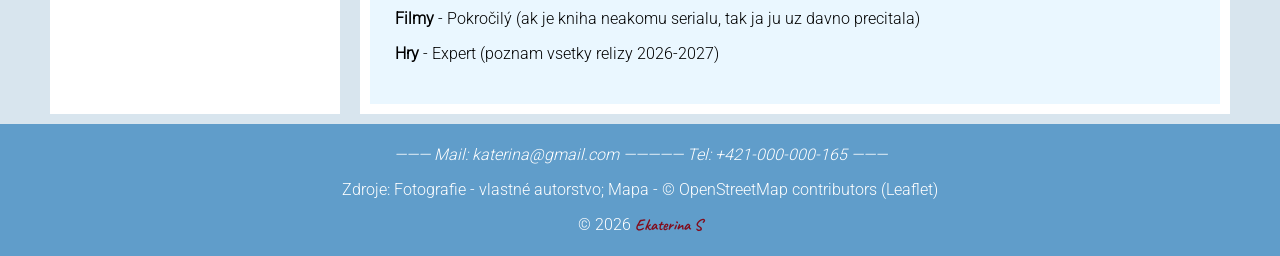
<file: Z1_Salova/pages/cv.html>
<!DOCTYPE html>
<html lang="sk">
<head>
    <meta charset="UTF-8">
    <meta name="description" content="Prehľad dosiahnutého vzdelania, počítačových a jazykových zručností a praktických skúseností.">
    <meta name="viewport" content="width=device-width, initial-scale=1.0">

    <title>Životopis</title>
    <meta property="og:title" content="Môj životopis - Ekaterina Salova">
    <meta property="og:description" content="Prehľad dosiahnutého vzdelania, počítačových a jazykových zručností a praktických skúseností.">
    <meta property="og:image" content="https://webte1.fei.stuba.sk/~xsalova/Z1_Salova/favicon.png">

    <link rel="icon" href="../favicon.png" type="image/png">

    <link rel="stylesheet" href="../css/styles.css">
    <link rel="stylesheet" href="../css/print.css" media="print">
</head>

<body>
    <header>
        <a style="min-width: 20vw;"><img id="logo" src="../favicon.png" alt="Logo">
        <h1>Ekaterina Salova</h1></a>
        <p style="min-width: 20vw;">Všetko, čo vytváraš, by malo obsahovať časť teba :)</p>
    </header>

    <button id="toggle">☰</button>
    <nav>
        <ul>
            <li><a href="../index.html">Profil</a></li>
            <li id="actual"><b><a href="pages/cv.html">Životopis</a></b></li>
            <li><a href="../pages/workspace.html">Pracovné prostredie</a></li>
            <li><a href="../pages/schedule.html">Kedy ma zastihnete</a></li>
            <li><a href="../pages/map.html">Kde ma najdete</a></li>
        </ul>
    </nav>

    <main>
        <div class="container">
            <div class="columns col1">
                <img class="photo cv-ph" alt="Moje foto" width="300" height="300" loading="lazy" src="../img/cv-photo.jpg">
                <address>
                    <p>Kontaktné informácie</p>
                    <p>Napiš mi - <a class="contact" href="mailto:katerina@gmail.com" data-print="katerina@gmail.com">Mail</a></p>
                    <p>Zavolaj mi - <a class="contact" href="tel:+421000000165" data-print="+421000000165">Telefón</a></p>
                </address>
            </div>
            <div class="columns col2">
                <h1>Čo viem?</h1>
                <section>
                    <h2>Osobny profil</h2>
                    <p>Študujem informatiku v bakalárskom programe a mám silný záujem o programovanie a analytické myslenie. Rada sa učím nové technológie a riešim logické a technické výzvy. Záleží mi na kvalite práce – funkčnosť, čistý kód a prehľadnosť sú pre mňa dôležité. Špeciálne ma zaujíma vývoj webových aplikácií, kde môžem spájať logiku s prehľadným dizajnom.</p>
                    <p>Okrem technických zručností si cením zodpovednosť, tímovú spoluprácu a ochotu neustále na sebe pracovať. Rada sa zapájam do výziev, ako sú hackathony, a pracujem na vlastných projektoch. Momentálne hľadám príležitosť uplatniť svoje znalosti na reálnych projektoch a získavať praktické skúsenosti v IT.</p>
                </section>
                <section>
                    <h2>Dosiahnuté vzdelanie</h2>
                    <div class="container-education">
                        <a href="https://gimn2.edu.yar.ru/" class="item-education gymnasium">
                            <p><b>(2010 - 2021)</b></p>
                            <p>GYMNÁZIUM</p>
                            <p>Stredná škola v Rusku</p>
                        </a>
                        <a href="https://www.fiit.stuba.sk/" class="item-education fiit">
                            <p><b>(2023 - 2025)</b></p>
                            <p>SLOVENSKÁ TECHNICKÁ UNIVERZITA V BRATISLAVE</p>
                            <p>Fakulta informatiky a informačných technológií</p>
                        </a>
                        <a href="https://www.fei.stuba.sk/" class="item-education fei">
                            <p><b>(2025 - súčasnosť)</b></p>
                            <p>SLOVENSKÁ TECHNICKÁ UNIVERZITA V BRATISLAVE</p>
                            <p>Fakulta elektrotechniky a informatiky</p>
                        </a>
                    </div>
                </section>
                <section>
                    <h2>Počítačové zručnosti</h2>
                    <div class="container-lang">
                        <div class="item-lang"><strong>SQL</strong></div>
                        <progress max="100" value="100"></progress>
                        <span> - 100%; </span>
                        <div class="item-lang"><strong>R</strong></div>
                        <progress max="100" value="20"></progress>
                        <span> - 20%; </span>
                        <div class="item-lang"><strong>C</strong></div>
                        <progress max="100" value="73"></progress>
                        <span> - 73%; </span>
                        <div class="item-lang"><strong>Java</strong></div>
                        <progress max="100" value="60"></progress>
                        <span> - 60%; </span>
                        <div class="item-lang"><strong>Python</strong></div>
                        <progress max="100" value="40"></progress>
                        <span> - 40%; </span>
                        <div class="item-lang"><strong>JavaScript</strong></div>
                        <progress max="100" value="13"></progress>
                        <span> - 13%; </span>
                        <div class="item-lang"><strong>HTML / CSS</strong></div>
                        <progress max="100" value="86"></progress>
                        <span> - 86%; </span>
                    </div>
                </section>
                <section>
                    <h2>Pracovné skúsenosti</h2>
                    <p class="center"><b>Freelance vývojár / Web & Software Developer</b><br>
                        (05/2025 – 12/2025)</p>
                    <p>- Vývoj webových stránok na mieru pre
                        konkrétnych klientov<br>
                        - Vývoja údržba backendových riešení s
                        databázovou logikou (SQL)<br>
                        - Návrh funkčnosti, logiky aplikácií a
                        jednoduchého UX<br>
                        - Samostatná komunikácia s klientmi a
                        realizácia projektov od zadania po odovzdanie</p>
                </section>
                <section>
                    <h2>Jazykové zručnosti</h2>
                    <div class="container-lang">
                        <div class="item-lang"><strong>Angličtina</strong></div>
                        <progress max="100" value="42"></progress>
                        <span> - 42%; </span>
                        <div class="item-lang"><strong>Slovenčina</strong></div>
                        <progress max="100" value="67"></progress>
                        <span> - 67%; </span>
                        <div class="item-lang"><strong>Ruština</strong></div>
                        <progress max="100" value="99"></progress>
                        <span> - 99%; </span>
                    </div>
                </section>
                <section>
                    <h2>Hobby</h2>
                    <p><strong>Predmety</strong> - Mierne pokročilý (snazim sa absolvovat kazdy predmet)</p>
                    <p><strong>Filmy</strong> - Pokročilý (ak je kniha neakomu serialu, tak ja ju uz davno precitala)</p>
                    <p><strong>Hry</strong> - Expert (poznam vsetky relizy 2026-2027)</p>
                </section>
                
            </div>

        </div>
        

    </main>

    <footer>
        <address>
            <p>——— <a href="mailto:katerina@gmail.com">Mail: katerina@gmail.com</a> —————
                <a href="tel:+421000000165">Tel: +421-000-000-165</a> ———</p>
        </address>
        <p>Zdroje: Fotografie - vlastné autorstvo; Mapa - &copy; <a href="https://www.openstreetmap.org/copyright" target="_blank" rel="noopener">OpenStreetMap</a> 
        contributors (<a href="https://leafletjs.com/" target="_blank" rel="noopener">Leaflet</a>)
        </p>
        <p>&copy; 2026 <a class="linkedin" href="https://www.linkedin.com/in/ekaterina-salova-3402763aa/" target="_blank">Ekaterina S</a></p>
    </footer>

    <script src="../js/script.js"></script>


</body>
</html>
</file>
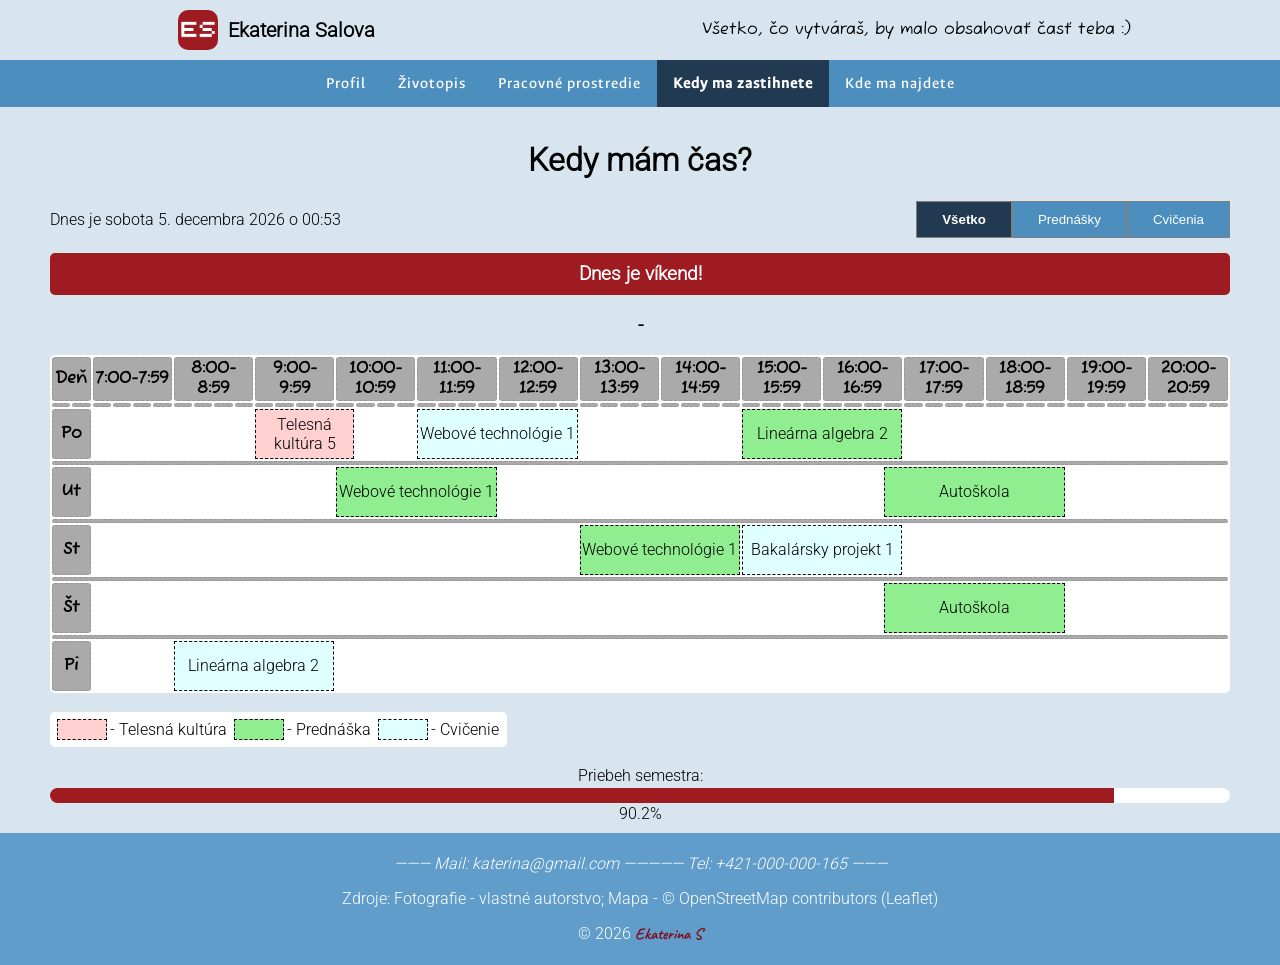
<file: Z1_Salova/pages/schedule.html>
<!DOCTYPE html>
<html lang="sk">
<head>
    <meta charset="UTF-8">
    <meta name="description" content="Časový rozvrh týždňa, rozpis výučby, predmety a voľné hodiny na stretnutie.">
    <meta name="viewport" content="width=device-width, initial-scale=1.0">

    <title>Rozvrh</title>
    <meta property="og:title" content="Môj rozvrh - Ekaterina Salova">
    <meta property="og:description" content="Časový rozvrh týždňa, rozpis výučby, predmety a voľné hodiny na stretnutie.">
    <meta property="og:image" content="https://webte1.fei.stuba.sk/~xsalova/Z1_Salova/favicon.png">

    <link rel="icon" href="../favicon.png" type="image/png">

    <link rel="stylesheet" href="../css/styles.css">
</head>

<body>
    <header>
        <a style="min-width: 20vw;"><img id="logo" src="../favicon.png" alt="Logo">
        <h1>Ekaterina Salova</h1></a>
        <p style="min-width: 20vw;">Všetko, čo vytváraš, by malo obsahovať časť teba :)</p>
    </header>

    <button id="toggle">☰</button>
    <nav>
        <ul>
            <li><a href="../index.html">Profil</a></li>
            <li><a href="../pages/cv.html">Životopis</a></li>
            <li><a href="../pages/workspace.html">Pracovné prostredie</a></li>
            <li id="actual"><b><a href="../pages/schedule.html">Kedy ma zastihnete</a></b></li>
            <li><a href="../pages/map.html">Kde ma najdete</a></li>
        </ul>
    </nav>

    <main>
        <h1>Kedy mám čas?</h1>

        <div class="container-button">
            <div class="today item-button-date">Dnes je <span id="current-date"></span></div>
            <div class="item-button">
                <button class="active" data-filter="all">Všetko</button>
                <button data-filter="lecture">Prednášky</button>
                <button data-filter="exercise culture">Cvičenia</button>
            </div>
        </div>
        
        <h2 id="status">-</h2>
        <h3 id="status-filter">-</h3>

        <div class="container-table">
        <table>
            <tr>
                <th colspan="2">Deň</th>
                <th colspan="4">7:00-7:59</th>
                <th colspan="4">8:00-8:59</th>
                <th colspan="4">9:00-9:59</th>
                <th colspan="4">10:00-10:59</th>
                <th colspan="4">11:00-11:59</th>
                <th colspan="4">12:00-12:59</th>
                <th colspan="4">13:00-13:59</th>
                <th colspan="4">14:00-14:59</th>
                <th colspan="4">15:00-15:59</th>
                <th colspan="4">16:00-16:59</th>
                <th colspan="4">17:00-17:59</th>
                <th colspan="4">18:00-18:59</th>
                <th colspan="4">19:00-19:59</th>
                <th colspan="4">20:00-20:59</th>
            </tr>
            <tr>
                <th></th><th></th><th></th><th></th>
                <th></th><th></th><th></th><th></th>
                <th></th><th></th><th></th><th></th>
                <th></th><th></th><th></th><th></th>
                <th></th><th></th><th></th><th></th>
                <th></th><th></th><th></th><th></th>
                <th></th><th></th><th></th><th></th>
                <th></th><th></th><th></th><th></th>
                <th></th><th></th><th></th><th></th>
                <th></th><th></th><th></th><th></th>
                <th></th><th></th><th></th><th></th>
                <th></th><th></th><th></th><th></th>
                <th></th><th></th><th></th><th></th>
                <th></th><th></th><th></th><th></th>
                <th></th><th></th>
            </tr>
            <tr>
                <td colspan="2" class="tab-header">Po</td>
                <td colspan="8"></td> <!-- 7:00-8:59 -->
                <td colspan="5" class="culture">Telesná kultúra 5</td> <!-- 9:00-10:15 -->
                <td colspan="3"></td> <!-- 10:15-11:00 -->
                <td colspan="8" class="exercise">Webové technológie 1</td> <!-- 11:00-13:00 -->
                <td colspan="8"></td> <!-- 13:00-15:00 -->
                <td colspan="8" class="lecture">Lineárna algebra 2</td> <!-- 15:00-17:00 -->
                <td colspan="16"></td> <!-- 17:00-21:00 -->
            </tr>
            <tr>
                <th colspan="58" class="between"></th>
            </tr>
            <tr>
                <td colspan="2" class="tab-header">Ut</td>
                <td colspan="12"></td>                       <!-- 7:00-10:00 -->
                <td colspan="8" class="lecture">Webové technológie 1</td> <!-- 10:00-12:00 -->
                <td colspan="19"></td>                       <!-- 12:00-16:45 -->
                <td colspan="9" class="lecture">Autoškola</td>   <!-- 16:45-19:00 -->
                <td colspan="8"></td> <!-- 19:00-21:00 -->
            </tr>
            <tr>
                <th colspan="58" class="between"></th>
            </tr>
            <tr>
                <td colspan="2" class="tab-header">St</td>
                <td colspan="24"></td>                       <!-- 7:00-13:00 -->
                <td colspan="8" class="lecture">Webové technológie 1</td> <!-- 13:00-15:00 -->
                <td colspan="8" class="exercise">Bakalársky projekt 1</td> <!-- 15:00-17:00 -->
                <td colspan="16"></td> <!-- 17:00-21:00 -->
            </tr>
            <tr>
                <th colspan="58" class="between"></th>
            </tr>
            <tr>
                <td colspan="2" class="tab-header">Št</td>
                <td colspan="39"></td> <!-- 7:00-16:45 -->
                <td colspan="9" class="lecture">Autoškola</td> <!-- 16:45-19:00 -->
                <td colspan="8"></td> <!-- 19:00-21:00 -->
            </tr>
            <tr>
                <th colspan="58" class="between"></th>
            </tr>
            <tr>
                <td colspan="2" class="tab-header">Pi</td>
                <td colspan="4"></td> <!-- 7:00-8:00 -->
                <td colspan="8" class="exercise">Lineárna algebra 2</td> <!-- 8:00-10:00 -->
                <td colspan="44"></td> <!-- 10:00-21:00 -->
            </tr>
        </table>
        </div>

        <br>

        <table class="example">
            <tr>
                <td class="culture"></td>
                <td> - Telesná kultúra</td>
                <td></td>
                <td class="lecture"></td>
                <td> - Prednáška</td>
                <td></td>
                <td class="exercise"></td>
                <td> - Cvičenie</td>
            </tr>
        </table>

        <br>

        <label for="semester-progress">Priebeh semestra:</label>
        <progress id="semester-progress" value="0" max="100"></progress>
        <span id="progress-text">0%</span>


    </main>

    <footer>
        <address>
            <p>——— <a href="mailto:katerina@gmail.com">Mail: katerina@gmail.com</a> —————
                <a href="tel:+421000000165">Tel: +421-000-000-165</a> ———</p>
        </address>
        <p>Zdroje: Fotografie - vlastné autorstvo; Mapa - &copy; <a href="https://www.openstreetmap.org/copyright" target="_blank" rel="noopener">OpenStreetMap</a> 
        contributors (<a href="https://leafletjs.com/" target="_blank" rel="noopener">Leaflet</a>)
        </p>
        <p>&copy; 2026 <a class="linkedin" href="https://www.linkedin.com/in/ekaterina-salova-3402763aa/" target="_blank">Ekaterina S</a></p>
    </footer>

    <script src="../js/script.js"></script>
    
    <script src="../js/script-schedule.js"></script>


</body>
</html>
</file>
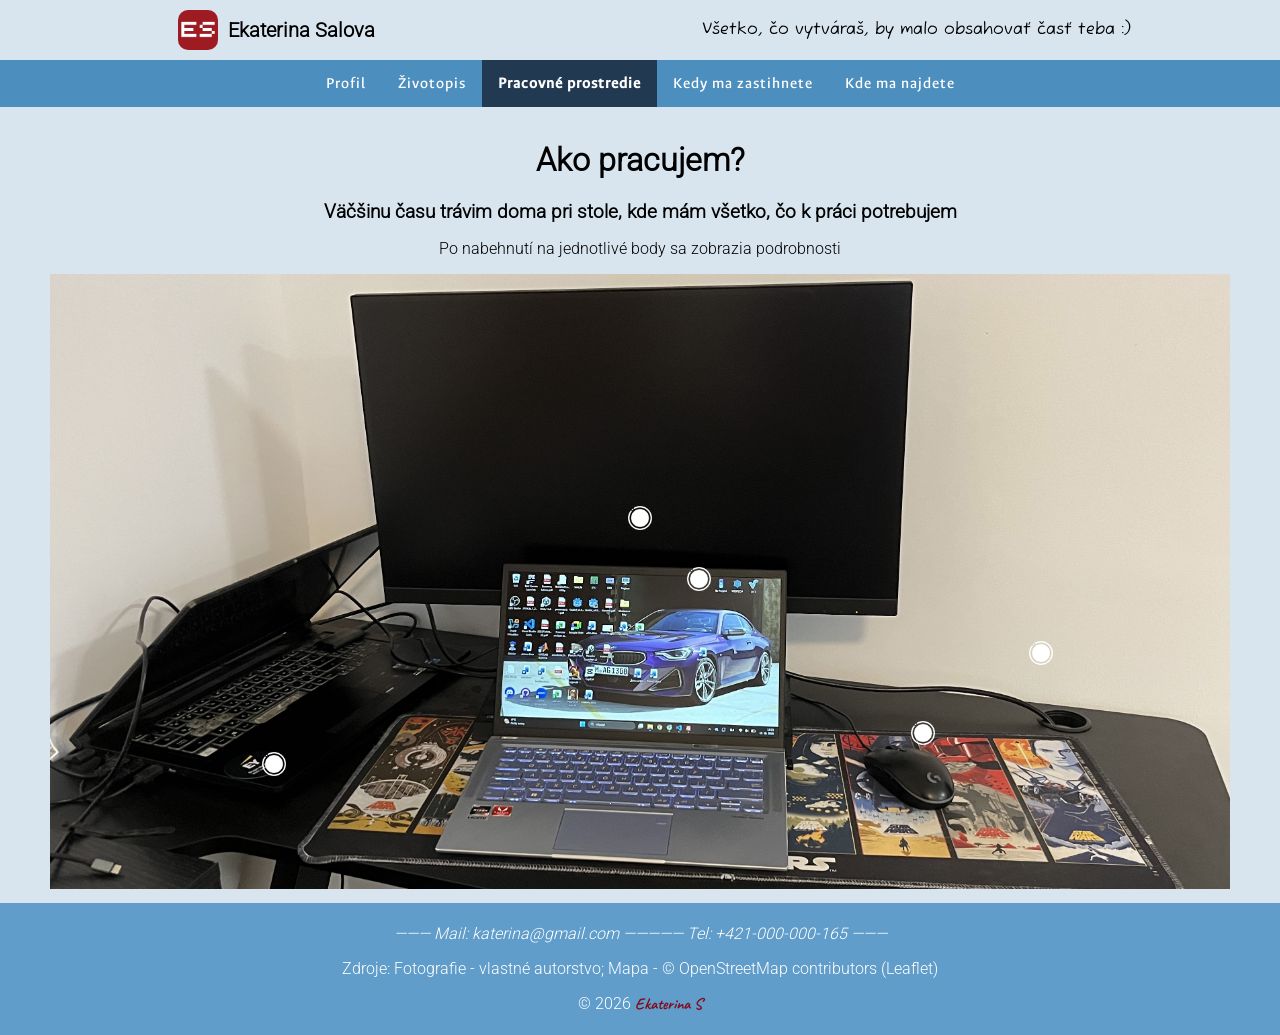
<file: Z1_Salova/pages/workspace.html>
<!DOCTYPE html>
<html lang="sk">
<head>
    <meta charset="UTF-8">
    <meta name="description" content="Pohľad na moje pracovné miesto, hardvérové a softvérové vybavenie používané pri vývoji.">
    <meta name="viewport" content="width=device-width, initial-scale=1.0">

    <title>Pracovné prostredie</title>
    <meta property="og:title" content="Moje pracovné prostredie - Ekaterina Salova">
    <meta property="og:description" content="Pohľad na moje pracovné miesto, hardvérové a softvérové vybavenie používané pri vývoji.">
    <meta property="og:image" content="https://webte1.fei.stuba.sk/~xsalova/Z1_Salova/favicon.png">

    <link rel="icon" href="../favicon.png" type="image/png">

    <link rel="stylesheet" href="../css/styles.css">
</head>

<body>
    <header>
        <a style="min-width: 20vw;"><img id="logo" src="../favicon.png" alt="Logo">
        <h1>Ekaterina Salova</h1></a>
        <p style="min-width: 20vw;">Všetko, čo vytváraš, by malo obsahovať časť teba :)</p>
    </header>

    <button id="toggle">☰</button>
    <nav>
        <ul>
            <li><a href="../index.html">Profil</a></li>
            <li><a href="../pages/cv.html">Životopis</a></li>
            <li id="actual"><b><a href="../pages/workspace.html">Pracovné prostredie</a></b></li>
            <li><a href="../pages/schedule.html">Kedy ma zastihnete</a></li>
            <li><a href="../pages/map.html">Kde ma najdete</a></li>
        </ul>
    </nav>

    <main>
        <h1>Ako pracujem?</h1>
        <h2>Väčšinu času trávim doma pri stole, kde mám všetko, čo k práci potrebujem</h2>
        <p class="instruction" style="text-align: center;">Po nabehnutí na jednotlivé body sa zobrazia podrobnosti</p>

        <div class="container-overlay">
            <img class="work-photo" alt="Moje pracovne miesto" loading="lazy" src="../img/work-place.jpg">

            <div class="numbers no-see">
                <img class="over-1" alt="hotspot" width="30" src="../img/number-1.png">
                <img class="over-2" alt="hotspot" width="30" src="../img/number-2.png">
                <img class="over-3" alt="hotspot" width="30" src="../img/number-3.png">
                <img class="over-4" alt="hotspot" width="30" src="../img/number-4.png">
                <img class="over-5" alt="hotspot" width="30" src="../img/number-5.png">
            </div>
            
            <div class="item-overlay over-1">
                <img class="circle" alt="hotspot" width="30" src="../img/circle.png">
                <div class="over-content">
                    <img class="over-img no-see" alt="Ps5 gamepady" src="../img/hobby.jpg">
                    <p class="no-see direction-top"><b>Hobby</b><br>
                        Oddych od štúdia</p>
                </div>
            </div>
            <div class="item-overlay over-2">
                <img class="circle" alt="hotspot" width="30" src="../img/circle.png">
                <div class="over-content">
                    <img class="over-img no-see" alt="Obrazovka s kódom" src="../img/screen.jpg">
                    <p class="no-see direction-bottom"><b>Monitor</b><br>
                        Keď si úloha vyžaduje väčšiu<br>
                        koncentráciu alebo na väčšie projekty</p>
                </div>
            </div>
            <div class="item-overlay over-3">
                <img class="circle" alt="hotspot" width="30" src="../img/circle.png">
                <div class="over-content">
                    <img class="over-img no-see" alt="Zložky predmetov pre tento semester" src="../img/subjects.jpg">
                    <p class="no-see direction-bottom"><b>Predmety</b><br>
                        Priečinky so všetkými potrebnými<br>
                        informáciami a prácami za aktuálny semester</p>
                </div>
            </div>
            <div class="item-overlay over-4">
                <img class="circle" alt="hotspot" width="30" src="../img/circle.png">
                <div class="over-content">
                    <img class="over-img no-see" alt="Telefón na pozeranie tiktoku" src="../img/tel.jpg">
                    <p class="no-see direction-bottom"><b>Telefón</b><br>
                        trocha TikToku ešte nikomu neuškodila</p>
                </div>
            </div>
            <div class="item-overlay over-5">
                <img class="circle" alt="hotspot" width="30" src="../img/circle.png">
                <div class="over-content">
                    <img class="over-img no-see" alt="Pohár koly" src="../img/cola.jpg">
                    <p class="no-see direction-top"><b>Coca-cola</b><br>
                        Na náročnejšie úlohy</p>
                </div>
            </div>
        </div>

    </main>

    <footer>
        <address>
            <p>——— <a href="mailto:katerina@gmail.com">Mail: katerina@gmail.com</a> —————
                <a href="tel:+421000000165">Tel: +421-000-000-165</a> ———</p>
        </address>
        <p>Zdroje: Fotografie - vlastné autorstvo; Mapa - &copy; <a href="https://www.openstreetmap.org/copyright" target="_blank" rel="noopener">OpenStreetMap</a> 
        contributors (<a href="https://leafletjs.com/" target="_blank" rel="noopener">Leaflet</a>)
        </p>
        <p>&copy; 2026 <a class="linkedin" href="https://www.linkedin.com/in/ekaterina-salova-3402763aa/" target="_blank">Ekaterina S</a></p>
    </footer>


    <script src="../js/script.js"></script>

</body>
</html>
</file>
<file: Z1_Salova/css/styles.css>
:root {
    /* fonts */
    --text: "Roboto", sans-serif;
    --text-italic: "Handlee", sans-serif;
    --text-special: "Caveat", sans-serif;
    --text-aside: "Fuzzy", sans-serif;
    /* fonts */

    /* colors */
    --color-main: #d8e5ee;
    --color-nav: #4c8ebe;
    --color-active: #213951;
    --color-active-hover: #3573a4;
    --color-accent: #9e1b22;
    --color-footer: #609dca;
    --color-footer-accent: #820c1c;
    --color-section: #eaf7ff;

    --color-gymnasium-border: #7c2945;
    --color-gymnasium: #ffdfe9;
    --color-fiit-border: #00a9e0;
    --color-fiit: #e6f9ff;
    --color-fei-border: #0039a6;
    --color-fei: #e9f0ff;

    --color-over-p: #1e1e1e;
    --color-shedule-button: #808080;
    --color-tab-header-border: #979797;
    --color-tab-header: #aaaaaa;
    --color-tab-even: #ededed;

    --color-culture: #ffd0d0;
    --color-culture-active: #611b1b;
    --color-lecture: #90ee90;
    --color-lecture-active: #1f521f;
    --color-exercise: #e0ffff;
    --color-exercise-active: #1e5656;

    --color-over-content: #2b2b2b;
    --color-white: #ffffff;
    --color-black: #000000;
    /* colors */


    --radius: 10px;
    --center-text: center;
    --space-padding: 10px;
    --dashed-border: 1px dashed #000000;
}


/* fonts */
@font-face {
    font-family: "Caveat";
    src: url("../fonts/Caveat.ttf") format("truetype");
}

@font-face {
    font-family: "Handlee";
    src: url("../fonts/Handlee.ttf") format("truetype");
}

@font-face {
    font-family: "Roboto";
    src: url("../fonts/Roboto.ttf") format("truetype");
}

@font-face {
    font-family: "Fuzzy";
    src: url("../fonts/Fuzzy.ttf") format("truetype");
}
/* fonts */



/* all */
* {
    box-sizing: border-box;
}

body {
    background-color: var(--color-main);
    padding-top: 110px;
    margin: 0;
    font-family: var(--text);
}

header {
    background-color: var(--color-main);
    height: 60px;
    position: fixed;
    top: 0;
    left: 0;
    width: 100%;
    z-index: 9;
    display: flex;
    align-items: center;
    justify-content: space-around;
}

header a {
    display: flex;
    align-items: center;
    justify-content: center;
    gap: 10px;
    font-size: 10px;
}

header p {
    font-family: var(--text-aside);
}

#logo {
    width: 40px;
    border-radius: 10px;
}

#toggle {
    position: fixed;
    top: 10px;
    right: 15px;
    z-index: 10;
    background: none;
    border: none;
    display: none;
    font-size: 28px;
    color: var(--color-black);
}

nav {
    position: fixed;
    top: 60px;
    left: 0;
    width: 100%;
    height: 50px;
    z-index: 9;
    display: flex;
    justify-content: space-evenly;
    align-items: center;
    height: auto;
    background-color: var(--color-nav);
    font-family: var(--text-italic);
    letter-spacing: 1px;
}

nav ul {
    list-style-type: none;
    margin: 0;
    padding: 0;
    overflow: hidden;
}

nav li {
    float: left;
}

a {
    text-decoration: none;
    color: inherit;
}

nav a {
    display: block;
    color: var(--color-white);
    text-align: center;
    padding: 14px 16px;
}

#actual {
    background-color: var(--color-active);
}

nav li:hover {
    background-color: var(--color-active-hover);
}

h1, h2, h3 {
    text-align: center;
}

main{
    padding: 10px 50px;
}

footer {
    background-color: var(--color-footer);
    color: var(--color-white);
    text-align: center;
    padding: 5px 0px 5px 0px;
    overflow: hidden;
}

.linkedin {
    color: var(--color-footer-accent);
    font-weight: bold;
    font-family: var(--text-special);
}
/* all */



/* index */
.my-photo {
    float: left;
    margin-right: 50px;
    margin-bottom: 16px;
    border-radius: 8px;
    border: 2px solid var(--color-accent);
    height: auto;
}

aside {
  margin-top: 24px;
  padding: 10px 20px;
  border-left: 4px solid var(--color-accent);
  background-color: var(--color-white);
  text-align: center;
}

aside span {
    font-family: var(--text-aside);
}

details {
    cursor: pointer;
}

summary {
    padding: 5px;
}

main ul {
    padding-inline-start: 10px;
}

main ul li {
    list-style: none;
    padding: 5px;
    
}

/* index */



/* cv */
h2 {
    font-size: 1.17em;
}

.container {
    display: grid;
    grid-template-areas: "col1 col2";
    grid-template-columns: 1fr 3fr;
    align-items: start; 
    gap: 20px;
}

.col1 {
    grid-area: col1;
    display: flex;
    flex-direction: column;
    align-items: center;
    height: 100%;
}

.col1 img {
    position: sticky;
    top: 170px;
    border: 2px solid var(--color-accent);
    z-index: 2;
}

.col1 address {
    position: sticky;
    top: 390px;
}

.contact {
    background-color: var(--color-accent);
    font-family: var(--text-aside);
    color: var(--color-white);
    text-align: center;
    padding: 6px;
    border-radius: 11px;
}

.col2 {
    grid-area: col2;
    display: grid;
    row-gap: 7px;
}

.columns {
    padding: var(--space-padding);
    background-color: var(--color-white);
}

section {
    padding: 5px 25px 25px 25px;
    background-color: var(--color-section);
}

.center {
    text-align: center;
}

.container-education {
    display: flex;
    justify-content: space-around;
}

.item-education {
    border-radius: var(--radius);
    padding: var(--space-padding);
    margin: 10px;
    width: 30%;
    text-align: center;
}

.item-education:hover {
  transform: scale(1.03);
}

.gymnasium {
    border: 3px solid var(--color-gymnasium-border);
    background-color: var(--color-gymnasium);
}

.fiit {
    border: 3px solid var(--color-fiit-border);
    background-color: var(--color-fiit);
}

.fei {
    border: 3px solid var(--color-fei-border);
    background-color: var(--color-fei);
}

.container-lang {
    display: grid;
    grid-template-columns: 1fr 1fr;
    width: 50%;
    align-items: center;
    margin: auto;
    padding: var(--space-padding);
}

.container-lang span {
    display: none;
}

.item-lang {
    grid-column: 1;
    padding: 5px;
}

progress {
  width: 100%;
  height: 15px;
  appearance: none;
  border-radius: var(--radius);
  overflow: hidden;
}

progress::-webkit-progress-bar {
  background-color: var(--color-main); 
}

progress::-webkit-progress-value {
  background-color: var(--color-accent); 
}

address {
    text-align: center;
}

.cv-ph {
    margin-right: 0;
    border-radius: 50%;
    height: 200px;
    width: 200px;
}
/* cv */



/* workplace */
.container-overlay {
    position: relative;
    display: inline-block;
}

.work-photo {
    max-width: 100%;
    position: relative;
    display: block;
}

.item-overlay {
    position: absolute;
    color: var(--color-white);
    transform: translate(-50%, -50%);
}

.item-overlay:hover {
    z-index: 2;
}

.over-content {
    position: absolute;
    top: 50%;
    left: 50%;
    z-index: 5;
    transform: translate(-50%, -50%);
}

.over-img {
    border-radius: 15px;
    box-shadow: 0 0.5rem 1.5rem var(--color-black);
    height: auto;
}

.over-content p {
    position: absolute;
    transform: translateX(-50%);
    text-align: center;
    margin-bottom: 10px;
    background: var(--color-over-p);
    color: var(--color-white);
    padding: 12px;
    border-radius: 8px;
    white-space: nowrap;
}

.direction-top {
    bottom: 100%;
    left: 50%;
}

.direction-bottom {
    top: 100%;
    left: 50%;
}

.no-see {
    display: none;
}

.over-1 {
    top: 80%;
    left: 19%;
}

.over-1 .over-content img {
    max-width: 16vw;
    
}

.over-1:hover img, .over-1:hover p {
    display: block;
    border-radius: 15px;
}

.over-2 {
    top: 40%;
    left: 50%;
}

.over-2 .over-content img {
    max-width: 44vw;
}

.over-2:hover img, .over-2:hover p {
    display: block;
    border-radius: 15px;
}

.over-3 {
    top: 50%;
    left: 55%;
}

.over-3 .over-content img {
    max-width: 16vw;
}

.over-3:hover img, .over-3:hover p {
    display: block;
    border-radius: 15px;
}

.over-4 {
    top: 62%;
    left: 84%;
}

.over-4 .over-content img {
    max-width: 12vw;
}

.over-4:hover img, .over-4:hover p {
    display: block;
    border-radius: 15px;
}

.over-5 {
    top: 75%;
    left: 74%;
}

.over-5 .over-content img {
    max-width: 12vw;
}

.over-5:hover img, .over-5:hover p {
    display: block;
    border-radius: 15px;
}

.numbers {
    position: absolute;
    top: 0;
    left: 0;
    width: 100%;
    height: 10%;
    transform: none;
}

.numbers img {
    position: absolute;
    transform: translate(-50%, -50%);
}
/* workplace */



/* schedule */
.container-button {
    display: flex;
    justify-content: space-between;
    align-items: center;
}

.item-button {
    display: flex;
    justify-content: space-around;
}

.item-button button {
    color: var(--color-white);
    padding: 10px 25px;
    background-color: var(--color-nav);
    border: 1px solid var(--color-shedule-button);
    cursor: pointer;
}

.item-button button:hover {
    background-color: var(--color-active-hover);
}

.item-button button.active {
    background-color: var(--color-active);
    font-weight: bold;
}

.item-button button.active:hover {
    background-color: var(--color-active);
}

#status {
    font-weight: bold;
    background-color: var(--color-accent);
    border-radius: 5px;
    color: var(--color-white);
    padding: var(--space-padding);
}

.lecture.hidden-cell,
.exercise.hidden-cell,
.culture.hidden-cell {
    background: transparent;
    background-color: inherit;
    border-color: transparent;
    border: 0;
    color: transparent;
    pointer-events: none;
}

.hidden-cell * {
    visibility: hidden;
}


table {
    background-color: var(--color-white);
    border-radius: 5px;
    table-layout: fixed;
    width: 100%;
}

table, td, th {
    text-align: var(--center-text);
}

th, .tab-header {
    border: 1px dashed var(--color-tab-header-border);
    background-color: var(--color-tab-header);
    border-radius: 3px;
    width: auto;
    font-weight: bold;
    font-family: var(--text-aside);
}


td {
    height: 50px;
}

tr:nth-of-type(4n) {
    background-color: var(--color-tab-even);
}

.culture {
    background-color: var(--color-culture);
    border: var(--dashed-border);
}

.lecture {
    background-color: var(--color-lecture);
    border: var(--dashed-border);
}

.exercise {
    background-color: var(--color-exercise);
    border: var(--dashed-border);
}

.example {
    width: auto;
    padding: 5px;
}

.example .culture, .example .lecture, .example .exercise {
    width: 50px;
}

.example td {
    height: auto;
}

progress {
    width: 100%;
    height: 15px;
    appearance: none;
    border-radius: var(--radius);
    overflow: hidden;
}

progress::-webkit-progress-bar {
  background-color: var(--color-white); 
}

progress::-webkit-progress-value {
  background-color: var(--color-accent); 
}

label, #progress-text, #status {
    display: block;
    text-align: var(--center-text);
}

.culture.active-subject {
    background-color: var(--color-culture-active);
    color: var(--color-white);
}

.lecture.active-subject {
    background-color: var(--color-lecture-active);
    color: var(--color-white);
}

.exercise.active-subject {
    background-color: var(--color-exercise-active);
    color: var(--color-white);
}
/* schedule */



/* map */
#map {
    height: 400px;
    width: 100%;
    z-index: 8;
}

select {
    background-color: var(--color-nav);
    color: var(--color-white);
    padding: var(--space-padding);
    margin: 0px 5px;
    border-radius: 5px;
    border: none;
}

option {
    background-color: var(--color-main);
    color: var(--color-black);
}


#distance {
    background-color: var(--color-accent);
    color: var(--color-white);
    margin-left: 20px;
    padding: var(--space-padding);
    cursor: pointer;
    border: none;
    border-radius: 5px;
}

#distance:hover {
    background-color: var(--color-footer-accent);
}

#if-error-map {
    color: var(--color-accent);
    font-weight: bold;
}
/* map */



@media screen and (max-width: 1100px) {
    /* all */
    body {
        padding-top: 60px;
    }
    header {
        background-color: var(--color-nav);
        text-align: center;
        padding: 5px 70px 5px 5px;
    }
    #toggle {
        display: block;
        z-index: 25;
    }

    nav {
        display: none;
        position: fixed;
        top: 0;
        left: 0;
        bottom: 0;
        width: 100vw;
        height: 100vh;
        height: 100dvh;
        z-index: 20;
    }

    nav.active {
        display: flex;
        justify-content: center;
        align-items: center;
    }

    nav.active ul {
        list-style: none;
        padding: 0;
        margin: 0;
        display: flex;
        flex-direction: column;
        align-items: center;
        gap: 30px;
    }

    nav li, nav ul {
        width: 100%;
    }

    nav li {
        padding: var(--space-padding)
    }
    /* all */




}



@media screen and (max-width: 768px) {
    /* all */
    main {
        padding: 10px 20px;
    }
    .my-photo {
        margin: 0 0 15px 0;
        width: 100%;
    }
    footer {
        font-size: 0.8rem;
    }
    /* all */


    /* cv */
    .container {
        display: block;
        overflow: hidden;
        
    }

    .col1 {
        float: left;
        width: 100%;
        height: auto;
    }

    .col1 address {
        display: none;
    }

    .col2 {
        display: block;
        float: none;
        width: auto;
    }

    .col1 img {
        margin: 30px;
        position: static;
    }

    .container-education {
        flex-direction: column;
    }

    .item-education {
        width: 100%;
    }

    .container-lang  {
        width: 100%;
    }
    /* cv */



    /* workplace */
    .instruction, .circle {
        display: none;
    }
    .no-see {
        display: block;
    }
    .item-overlay {
        position: static;
        transform: none;
    }
    .over-content {
        position: static;
        transform: none;
        margin-top: 20px;
        padding: var(--space-padding);
        background: var(--color-over-content);
        border-radius: var(--radius);
    }

    .over-content img {
        position: relative;
        left: 50%;
        transform: translate(-50%);
        min-width: 300px;
        height: auto;
    }

    .over-content p {
        position: static;
        transform: none;
        white-space: normal;
    }
    /* workplace */



    /* schedule */
    table {
        display: block;
        overflow-x: auto;
        white-space: nowrap;
        font-size: 0.875rem;
    }

    .item-button {
        flex-direction: column;
    }

    .today {
        padding-right: 20px;
    }
    /* schedule */



    /* map */
    .choice {
        line-height: 50px;
    }
    
    /* map */
}



@media screen and (max-width: 500px) {
    /* all */
    body {
        padding-top: 130px;
    }
    header{
        display: block;
        height: 120px;
    }
    #toggle {
        top: 30px;
    }
    /* all */



    /* workplace */
    .over-content img {
        min-width: 100%;
        height: auto;
    }

    .numbers {
        height: 7%;
    }
    /* workplace */

}
</file>
<file: Z2_Salova/css/styles.css>
:root {
    /* fonts */
    --text: "Roboto", sans-serif;
    --text-italic: "Handlee", sans-serif;
    --text-special: "Caveat", sans-serif;
    /* fonts */
}


/* fonts */
@font-face {
    font-family: "Caveat";
    src: url("../fonts/Caveat.ttf") format("truetype");
}

@font-face {
    font-family: "Handlee";
    src: url("../fonts/Handlee.ttf") format("truetype");
}

@font-face {
    font-family: "Roboto";
    src: url("../fonts/Roboto.ttf") format("truetype");
}
/* fonts */

html {
    scroll-behavior: smooth;
    scroll-padding-top: 50px;
}

* {
    box-sizing: border-box;
}

body {
    margin: 0;
    padding-top: 50px;
    background-color: #dcdcdc;
    font-family: var(--text);
}

a {
    text-decoration: none;
    color: inherit;
}

h1, h2, h3, h5 {
    text-align: center;
}

h1 {
    margin: 50px 0px;
}

h5 {
    font-weight: bold;
}

p {
    text-align: center;
}

nav {
    position: fixed;
    top: 0;
    width: 100%;
    z-index: 1000; 
}

.navbar {
    position: fixed;
}

.restaurant-filters {
    margin: 30px 10px; 
    padding: 20px; 
    background-color: #f5f5f5; 
    border-radius: 5px;

}

section {
    margin: 30px 10px;
    padding: 5px;
    border-radius: 5px;
}

section button {
    margin: 0px 10px;
}

#eat-meat {
    background-color: #292a2f;
    color: white;
}

#eat-meat a {
    color: white;
    font-weight: bold;
}

#eat-meat a.active, #eat-meat a:hover,
#eat-meat p.badge-price {
    color: #f26522;
}

#eat-meat button {
    color: #f26522;
    background-color: #16171a;
    border: none;
    padding: 5px;
    border-radius: 5px;
}

#eat-meat .day-header-wrapper {
    text-align: center;
    background-color: #16171a;
}

#menu-restaurant-1 li:hover {
    background-color: #16171a;
}

#fei {
    background-color: #97bcff;
}

#fei a {
    font-weight: bold;
}

#fei a.active, #fei a:hover,
#fei p.badge-price {
    color: #1a4fb2;
}

#fei button {
    color: #97bcff;
    background-color: #1a4fb2;
    border: none;
    padding: 5px;
    border-radius: 5px;
}

#fei .day-header-wrapper {
    text-align: center;
    background-color: #608ee5;
}

#menu-restaurant-2 li:hover {
    background-color: #608ee5;
}

#fiit {
    background-color: #9ce6ff;
}

#fiit a {
    font-weight: bold;
}

#fiit a.active, #fiit a:hover,
#fiit p.badge-price {
    color: #007095;
}

#fiit button {
    color: #9ce6ff;
    background-color: #007095;
    border: none;
    padding: 5px;
    border-radius: 5px;
}

#fiit .day-header-wrapper {
    text-align: center;
    background-color: #5dbddc;
}

#menu-restaurant-3 li:hover {
    background-color: #5dbddc;
}

#project {
    background-color: #caa4ff;
    padding: 35px;
}

.menu-day {
    display: flex;
    justify-content: center;
    flex-wrap: balance;
    gap: 20px;
    list-style: none;
    padding: 0;
    margin: 0;
}

.menu-day a {
    text-decoration: none;
    color: #333;
    padding: 5px;
    border-radius: 4px;
}

#menu-restaurant-1, #menu-restaurant-2, #menu-restaurant-3 {
    display: grid;
    grid-template-columns: repeat(2, 1fr);
    margin: 30px;
    padding: 0;
    list-style: none;
}

#menu-restaurant-1 li, #menu-restaurant-2 li, #menu-restaurant-3 li {
    padding: 20px;
    border-radius: 5px;
    text-align: center;
}

footer {
    background-color: #222222;
    color: #757575;
    padding: 20px;
}

.allergy {
    font-size: 12px;
}

@media screen and (min-width: 1200px) {
    main {
        margin: 0 5vw;
    }

    nav {
        padding: 0 10vw;
    }

    footer {
        padding: 20px 5vw;
    }
}

@media screen and (max-width: 768px) {
    html {
        scroll-padding-top: 110px;
    }

    body {
        padding-top: 70px;
    }

    #menu-restaurant-1, #menu-restaurant-2, #menu-restaurant-3 {
        grid-template-columns: repeat(1, 1fr);
    }

    h1 {
        padding: 0px 20px;
    }
}
</file>
<file: zadanie2/style.css>
body {
    font-family: Arial, sans-serif;
    background-color: #f6ecff;
    margin: 0;
}

header {
    font-family: "MojFont", sans-serif;
    background-color: #372646;
    color: white;
    padding: 10px;
    margin: 10px 0px;
    text-align: center;
}

main {
    width: 80%;
    max-width: 900px;
    margin: 30px auto;
}

nav {
    text-align: center;
}

section {
    background-color: white;
    padding: 25px;
    margin-bottom: 20px;
    border-radius: 10px;
}

img {
    width: 300px;
    max-width: 100%;
}

footer {
    text-align: center;
    padding: 20px;
}

@font-face {
    font-family: "MojFont";
    src: url("Caveat-Medium.ttf") format("truetype");
}
</file>
<file: Z1_Salova/css/print.css>
@media print {
    @page {
        size: A4;
        margin: 3mm;
    }

    body, * {
        background: transparent !important;
        color: var(--color-black) !important;
        box-shadow: none !important;
        padding: 0;
        margin: 0;
    }

    body {
        padding-top: 0 !important;
        font-size: 11pt;
        line-height: 1.3;
        
    }

    header, nav, footer, #toggle, progress {
        display: none !important;
    }

    h1, h2, h3 {
        margin: 2px 0;
    }

    a[data-print]::after {
        content: " (" attr(data-print) ")";
        font-weight: normal;
    }

    .container {
        display: block;
        overflow: hidden;
        
    }

    .col1 {
        float: left;
        width: 30%;
        height: auto !important;
    }

    .col2 {
        display: block !important;
        float: none !important;
        width: auto !important;
    }

    .col1 img {
        height: 110px;
        width: 110px;
        margin-bottom: 100px;
        border: 2px solid var(--color-black);
    }

    .item-education {
        border: 1px solid var(--color-black);
    }

    .container-lang  {
        display: block;
        width: 100%;
    }

    .item-lang, .container-lang span {
        display: inline;
    }
}
</file>
